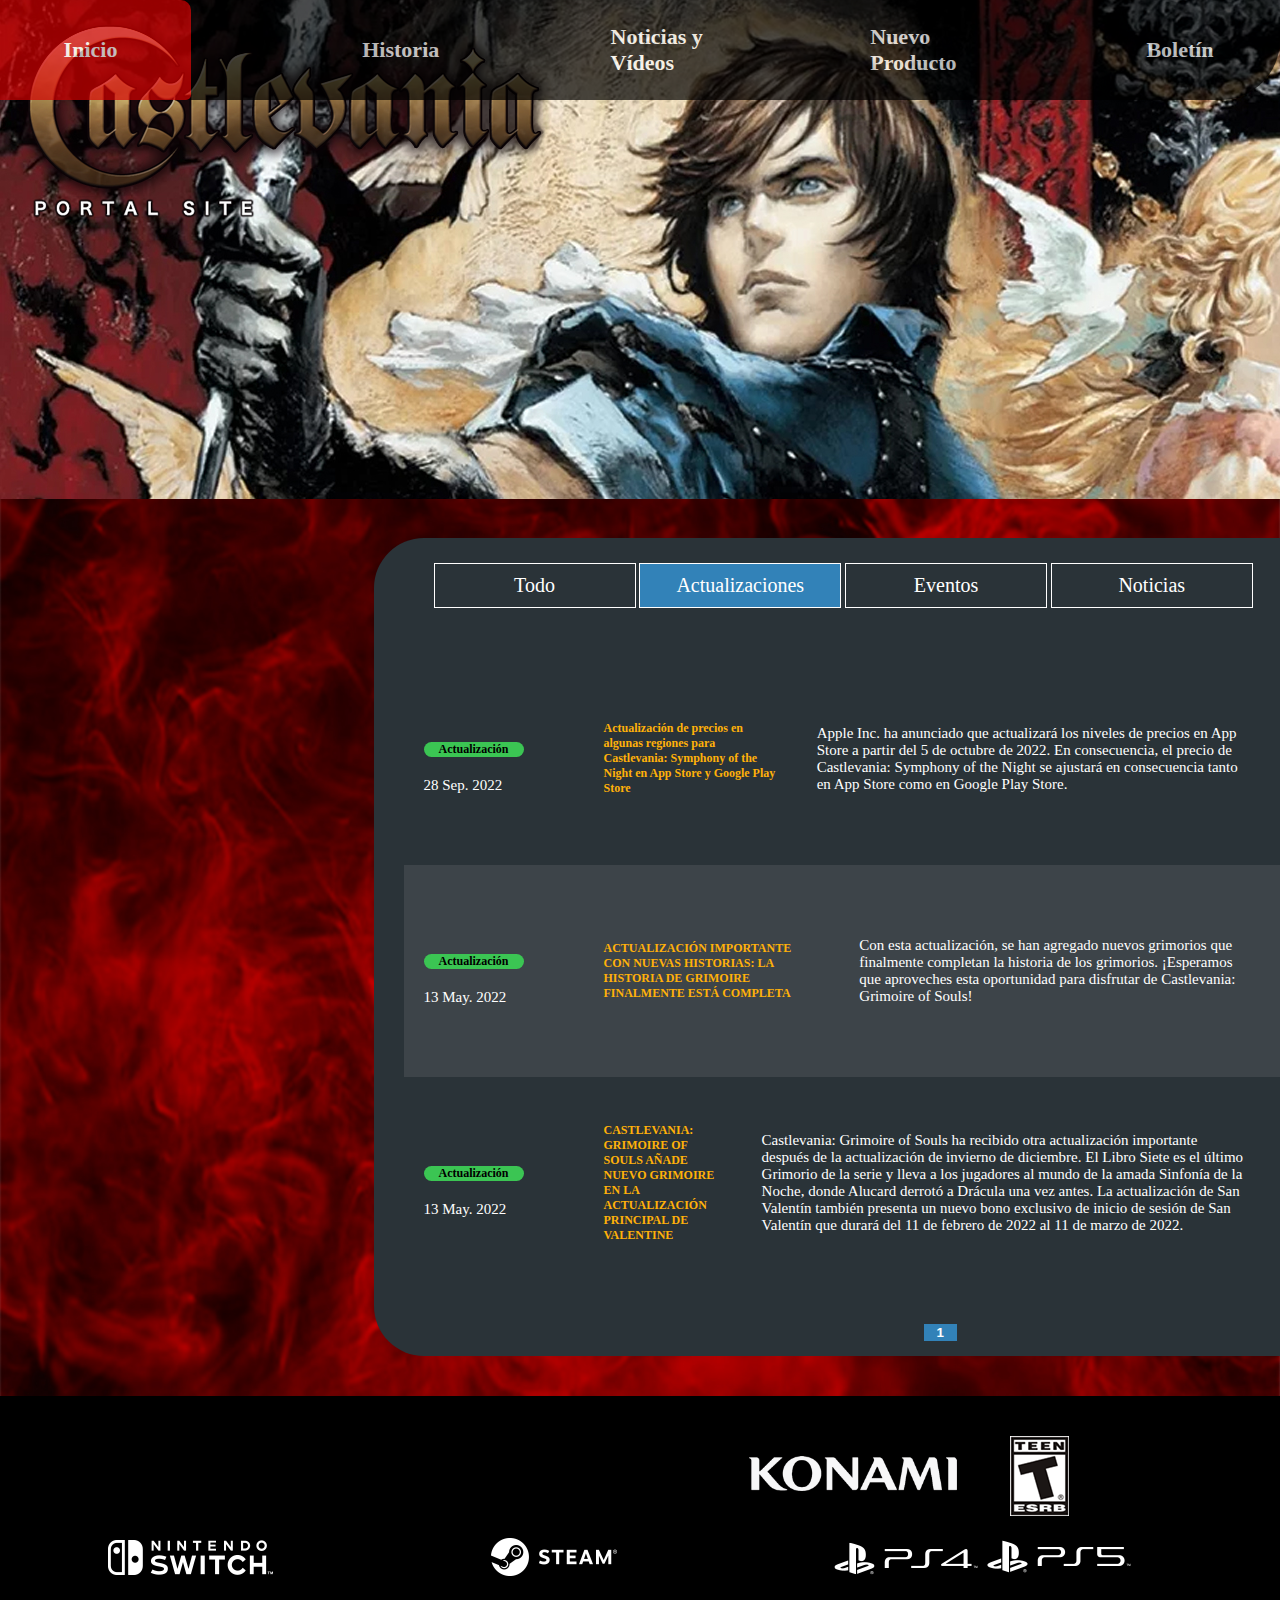
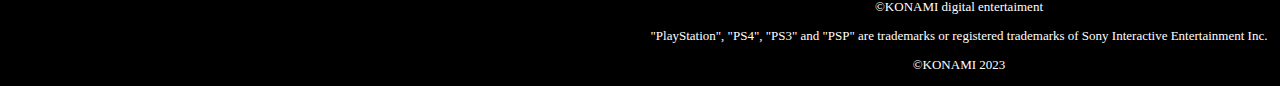
<file: Actualizaciones.html>
<!doctype html>
<html>
<head>
<meta charset="utf-8">
<title>KONAMI: Castlevania Website- Noticias y Videos</title>
<link href="css/Style_Noticias.css" rel="stylesheet" type="text/css">
</head>

<body>
<header> 	
  <section class="home_historia"> 
	  <nav>
		  <a href="index.html"> <img src="images/logo_dracula_pc_en.png" alt="" width="550" height="210" class="LogoCastlevania"/> </a>
    <div class="BarraNavegacion">
	  	<a href="Index.html"> Inicio</a> <a href="Historia.html"> Historia</a> <a href="Noticias y Videos.html"> Noticias y Vídeos </a> <a href="Nuevo Producto.html"> Nuevo Producto </a> <a href="Boletín.html"> Boletín </a> </div>
  </nav> 
	</section>
</header>
<main>
	<section class="datatable-container">
			<div class="header-tools">
			<thead>
			<section>
			<a href="Noticias y Videos.html"><div class="Detalles">Todo</div></a>
			<div class="active">Actualizaciones</div>
			<a href="Eventos.html"><div class="Detalles">Eventos</div></a>
			<a href="Noticias.html"><div class="Detalles">Noticias</div></a>
			</section>
			</thead>
				</div>
	  <table class="datatable">
			<tbody>
				<tr>
				  <td class="Primer-td"><span class="Actualización">Actualización</span>28 Sep. 2022</td>
				  <td class="Primer-td Prueba info-tabla">Actualización de precios en algunas regiones para Castlevania: Symphony of the Night en App Store y Google Play Store</td>
					<td class="Primer-td">Apple Inc. ha anunciado que actualizará los niveles de precios en App Store a partir del 5 de octubre de 2022. En consecuencia, el precio de Castlevania: Symphony of the Night se ajustará en consecuencia tanto en App Store como en Google Play Store.</td>
				  <td class="Primer-td"><img src="images/info_01_08.jpg" width="250" height="auto" alt=""/> <a href="https://www.konami.com/games/castlevania/eu/en/page/history_2020_son#history-detail-top" target="_blank" class="Detalles"><p>Para más detalles &gt;</p></a></td>
				</tr>
				<tr>
				  <td class="Primer-td"><span class="Actualización">Actualización</span>13 May. 2022</td>
					<td class="Primer-td Prueba info-tabla">ACTUALIZACIÓN IMPORTANTE CON NUEVAS HISTORIAS: LA HISTORIA DE GRIMOIRE FINALMENTE ESTÁ COMPLETA</td>
					<td class="Primer-td">Con esta actualización, se han agregado nuevos grimorios que finalmente completan la historia de los grimorios. ¡Esperamos que aproveches esta oportunidad para disfrutar de Castlevania: Grimoire of Souls!</td>
				  <td class="Primer-td"><img src="images/info_02_03_06_07_10.jpg" width="250" height="auto" alt=""/><a href="https://www.konami.com/games/castlevania/gos/global/en/" target="_blank" class="Detalles"><p>Para más detalles &gt;</p></a></td>
			  </tr>
				<tr>
				  <td class="Primer-td"><span class="Actualización">Actualización</span>13 May. 2022</td>
					<td class="Primer-td Prueba info-tabla">CASTLEVANIA: GRIMOIRE OF SOULS AÑADE NUEVO GRIMOIRE EN LA ACTUALIZACIÓN PRINCIPAL DE VALENTINE</td>
					<td class="Primer-td">Castlevania: Grimoire of Souls ha recibido otra actualización importante después de la actualización de invierno de diciembre. El Libro Siete es el último Grimorio de la serie y lleva a los jugadores al mundo de la amada Sinfonía de la Noche, donde Alucard derrotó a Drácula una vez antes. La actualización de San Valentín también presenta un nuevo bono exclusivo de inicio de sesión de San Valentín que durará del 11 de febrero de 2022 al 11 de marzo de 2022.</td>
				  <td class="Primer-td"><img src="images/info_02_03_06_07_10.jpg" width="250" height="auto" alt=""/><a href="https://www.konami.com/games/castlevania/gos/global/en/" target="_blank" class="Detalles"><p>Para más detalles &gt;</p></a></td>
			  </tr>
			</tbody>
		</table>
		<div class="footer-tools">
			<div class="PáginaTabla">
				<ul>
					<li class="active"> <a href="Actualizaciones.html"><button>1</button></a></li>
				</ul>
			</div>	
		</div>
		
	</section>
</main>
<footer><section>
		<div class="footerkonami"><img src="images/Konami_Logo.png" alt="" width="211" height="35" class="footerkonami logoKonami"/> <img src="images/T(m).png" alt="" width="59" height="80" class="footerkonami teen"/></div>
    <div class="consolas"> <img src="images/logo_switch.png" alt="" width="189" height="55"/> <img src="images/logo_steam.png" alt="" width="151" height="55"/> <img src="images/logo_ps.png" width="321" height="55" alt=""/> <img src="images/logo_xbox.png" width="484" height="55" alt=""/></div>
	<p>©KONAMI digital entertaiment</p>
    <p>"PlayStation", "PS4", "PS3" and "PSP" are trademarks or registered trademarks of Sony Interactive Entertainment Inc.</p>
	<p>©KONAMI 2023</p>
  </section></footer>
</body>
</html>
</file>
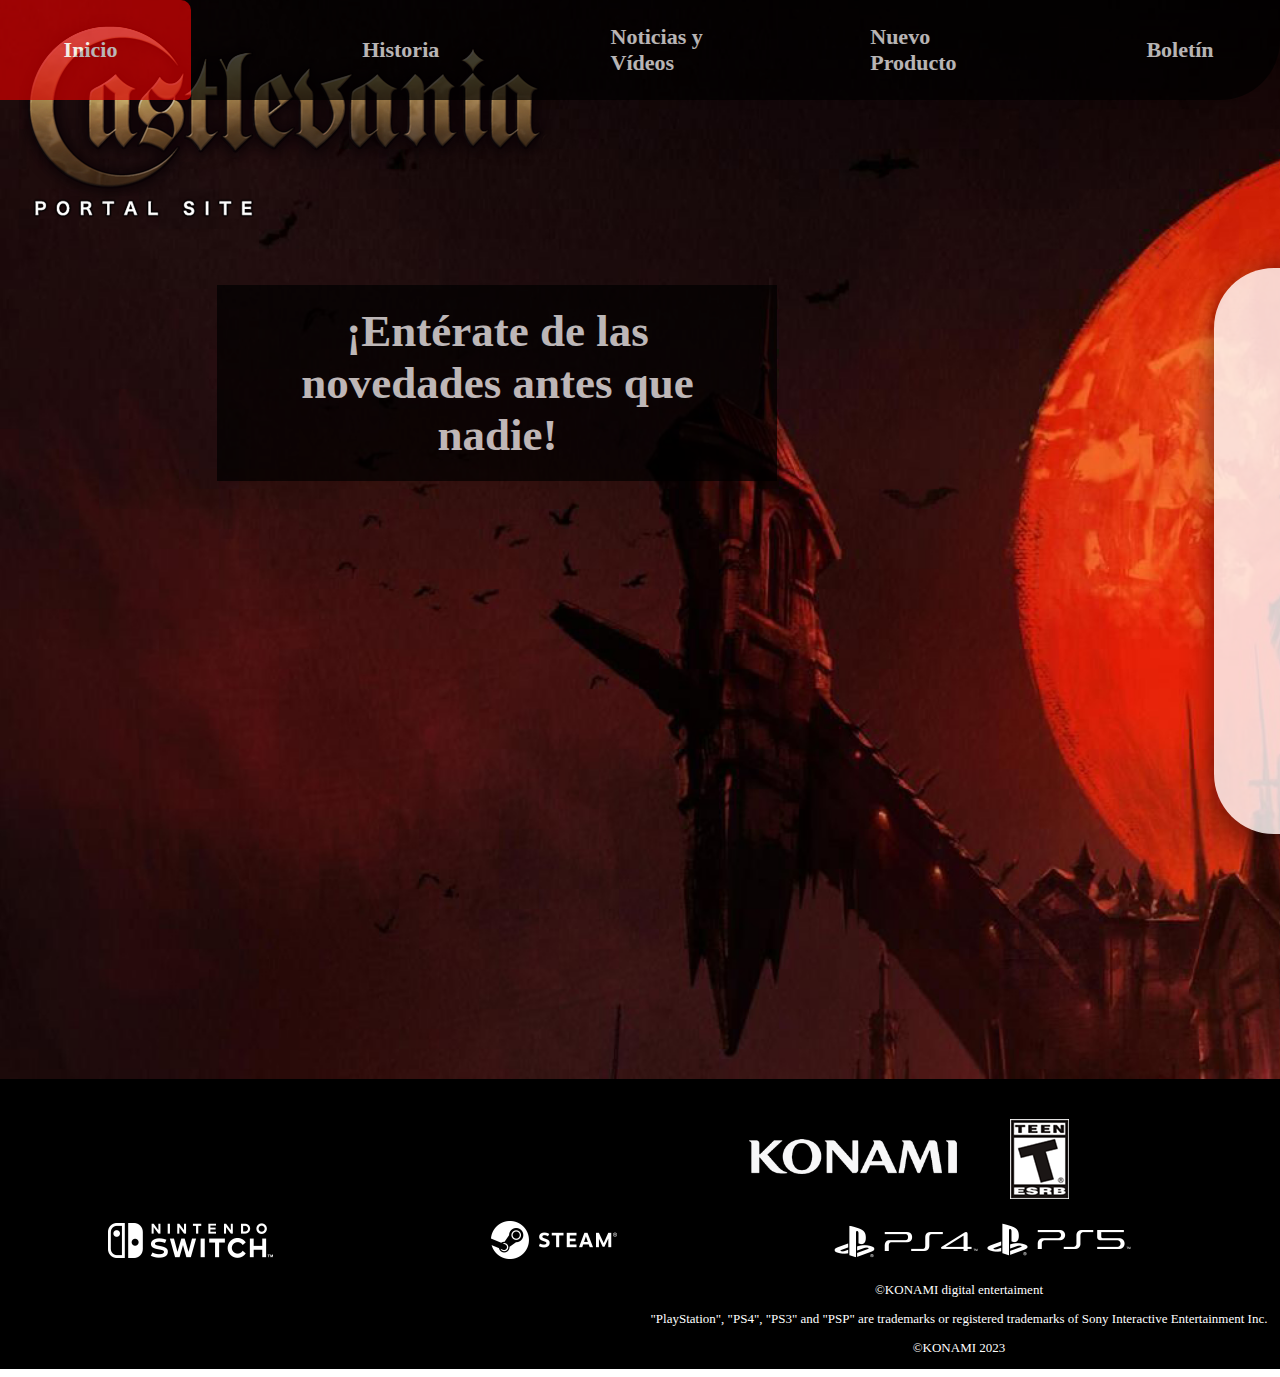
<file: Boletín.html>
<!doctype html>
<html>
<head>
<meta charset="utf-8">
<title>KONAMI: Castlevania Website- Boletín</title>
	<link href="css/Style_Boletín.css" rel="stylesheet" type="text/css">
</head>

<body>
	<header class="fondo-formulario"> 
		<nav>
			<a href="index.html"> <img src="images/logo_dracula_pc_en.png" alt="" width="550" height="210" class="LogoCastlevania"/> </a>
    <div class="BarraNavegacion">
	  	<a href="Index.html"> Inicio</a> <a href="Historia.html"> Historia</a> <a href="Noticias y Videos.html"> Noticias y Vídeos </a> <a href="Nuevo Producto.html"> Nuevo Producto </a> <a href="Boletín.html"> Boletín </a> </div>
  </nav> 
		
		<section class="flex_container">
			<div><p class="banner"> ¡Entérate de las novedades antes que nadie!</p></div>
		<section class="SecciónFormulario">
			<div>
				<h3>Formulario de Registro</h3>
				<input class="controls" type="text" name="nombres" id="nombres" placeholder="Ingrese su Nombre">
				<input class="controls" type="email" name="correo" id="correo" placeholder="Ingrese su correo">
				<input class="controls" type="date">
				<p>Estoy de acuerdo con <a href="#"> <b>Términos y condiciones</b></a> <input type="checkbox"></p>
				<a href="Confirmación.html"><button class="BotonMostrarMas">Enviar</button></a>
			</div>
		</section>
		</section>
	</header>
      <footer><section>
		<div class="footerkonami"><img src="images/Konami_Logo.png" alt="" width="211" height="35" class="footerkonami logoKonami"/> <img src="images/T(m).png" alt="" width="59" height="80" class="footerkonami teen"/></div>
    <div class="consolas"> <img src="images/logo_switch.png" alt="" width="189" height="55"/> <img src="images/logo_steam.png" alt="" width="151" height="55"/> <img src="images/logo_ps.png" width="321" height="55" alt=""/> <img src="images/logo_xbox.png" width="484" height="55" alt=""/></div>
	<p>©KONAMI digital entertaiment</p>
    <p>"PlayStation", "PS4", "PS3" and "PSP" are trademarks or registered trademarks of Sony Interactive Entertainment Inc.</p>
	<p>©KONAMI 2023</p>
  </section></footer>
    
 

</body>
</html>
</file>
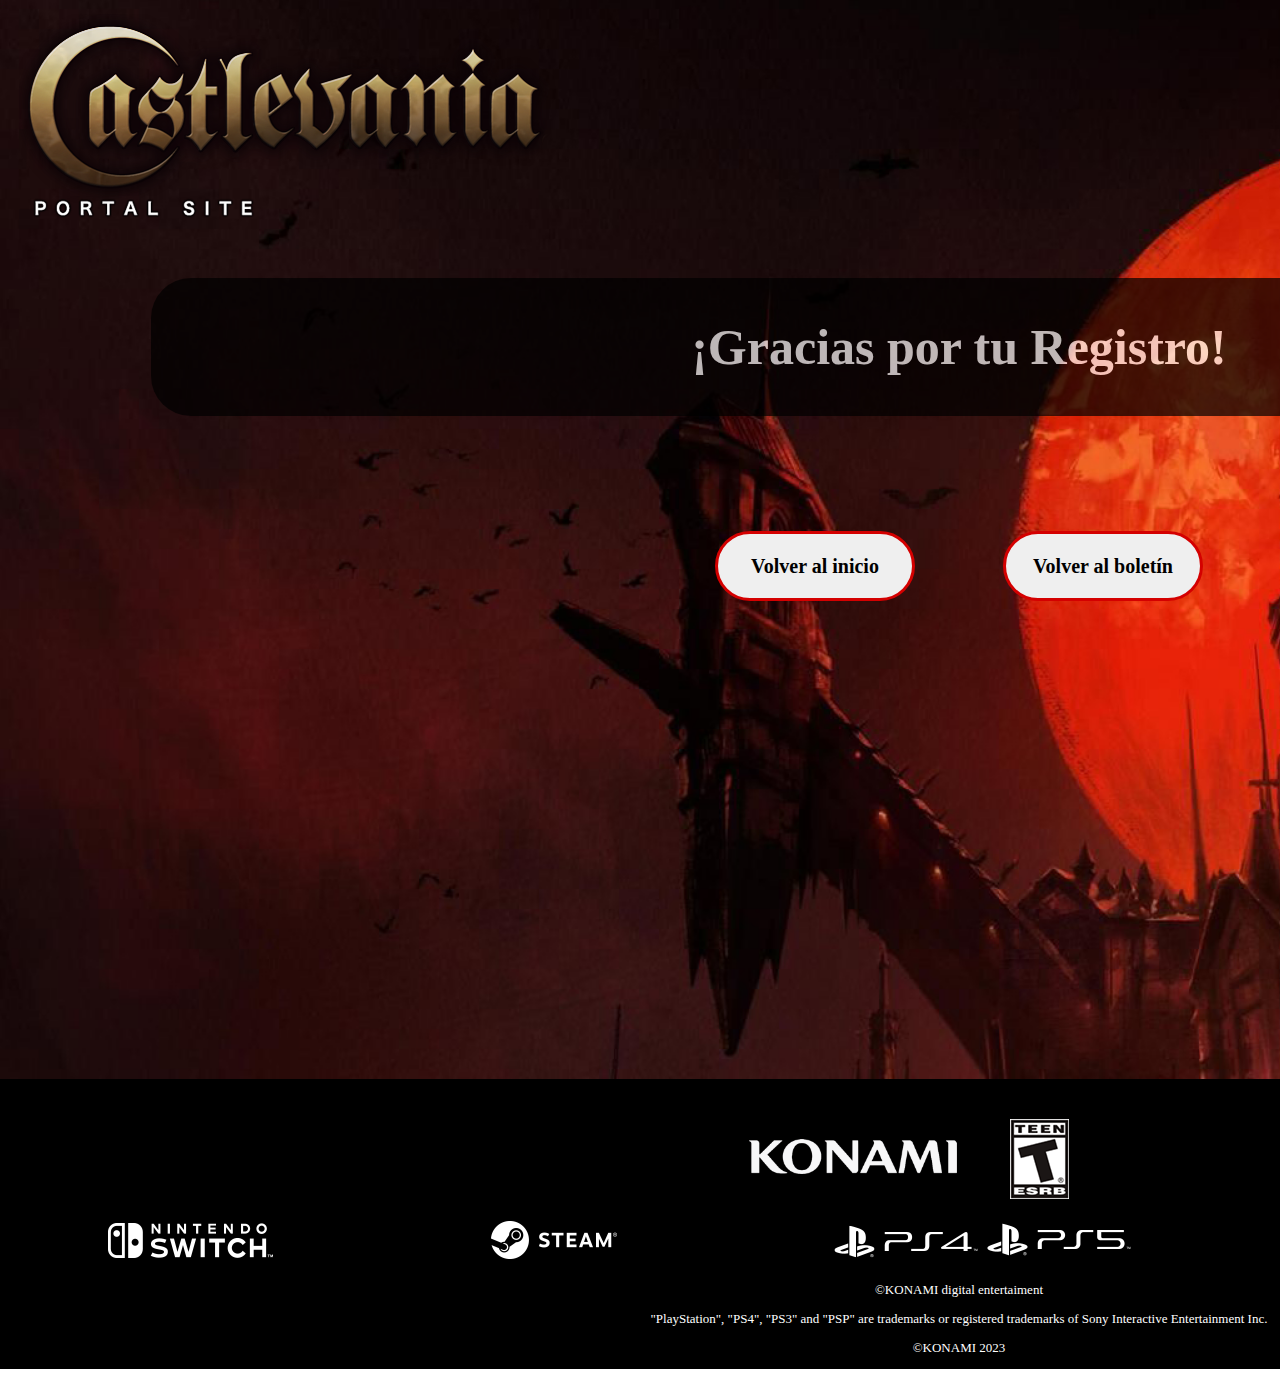
<file: Confirmación.html>
<!doctype html>
<html>
<head>
<meta charset="utf-8">
<title>KONAMI: Castlevania Website- Confirmación</title> 
	<link href="css/Style_Boletín.css" rel="stylesheet" type="text/css">
</head>

<body>
	<header class="fondo-formulario"> 
		<nav>
			<a href="index.html"> <img src="images/logo_dracula_pc_en.png" alt="" width="550" height="210" class="LogoCastlevania"/> </a>
  </nav> 
		<p class="Gratula"> ¡Gracias por tu Registro!</p>
		<div class="flex_container boton_confirmación">
			<a href="index.html"><button class="BotonMostrarMas">Volver al inicio</button></a>
			<a href="Boletín.html"><button class="BotonMostrarMas">Volver al boletín</button></a>
		</div>
		
			
	</header>
      <footer><section>
		<div class="footerkonami"><img src="images/Konami_Logo.png" alt="" width="211" height="35" class="footerkonami logoKonami"/> <img src="images/T(m).png" alt="" width="59" height="80" class="footerkonami teen"/></div>
    <div class="consolas"> <img src="images/logo_switch.png" alt="" width="189" height="55"/> <img src="images/logo_steam.png" alt="" width="151" height="55"/> <img src="images/logo_ps.png" width="321" height="55" alt=""/> <img src="images/logo_xbox.png" width="484" height="55" alt=""/></div>
	<p>©KONAMI digital entertaiment</p>
    <p>"PlayStation", "PS4", "PS3" and "PSP" are trademarks or registered trademarks of Sony Interactive Entertainment Inc.</p>
	<p>©KONAMI 2023</p>
  </section></footer>
    
 

</body>
</html>
</file>
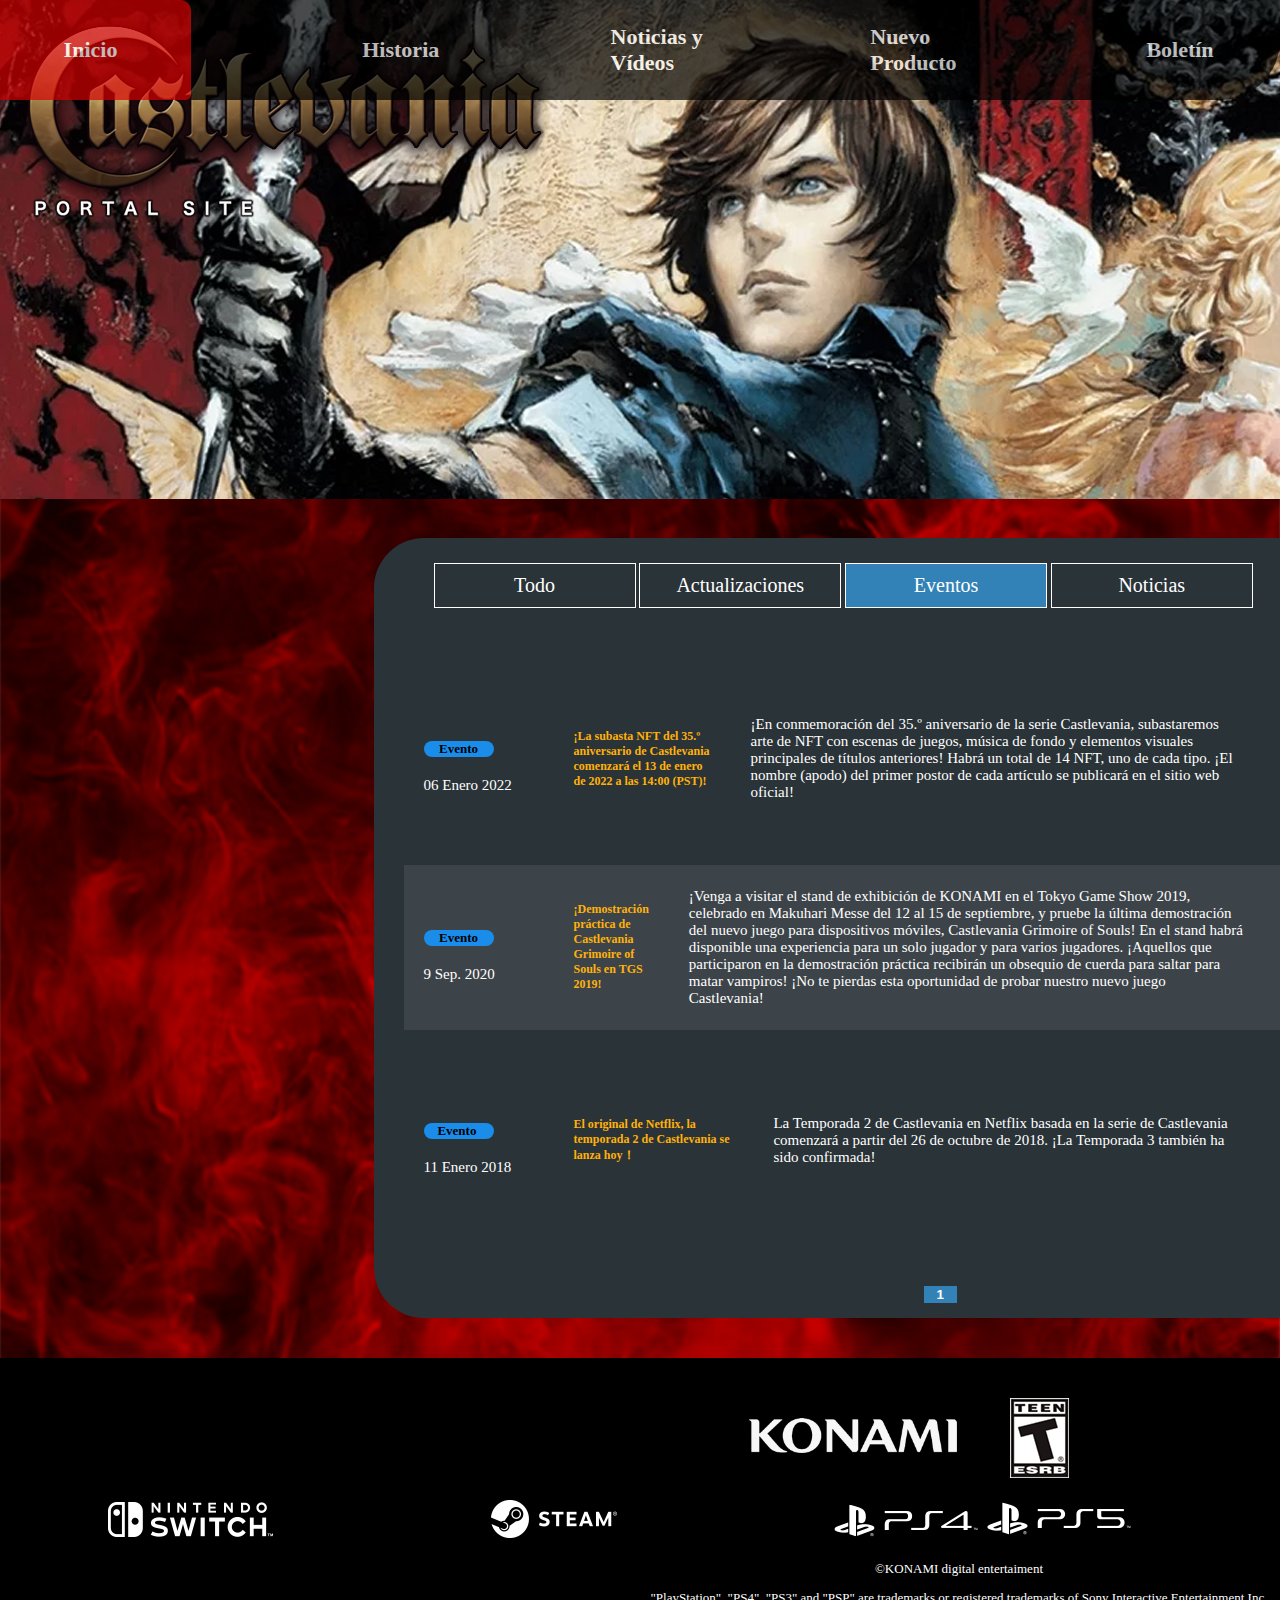
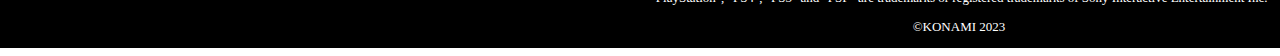
<file: Eventos.html>
<!doctype html>
<html>
<head>
<meta charset="utf-8">
<title>KONAMI: Castlevania Website- Noticias y Videos</title>
<link href="css/Style_Noticias.css" rel="stylesheet" type="text/css">
</head>

<body>
<header> 	
  <section class="home_historia"> 
	  <nav>
		  <a href="index.html"> <img src="images/logo_dracula_pc_en.png" alt="" width="550" height="210" class="LogoCastlevania"/> </a>
    <div class="BarraNavegacion">
	  	<a href="index.html"> Inicio</a> <a href="Historia.html"> Historia</a> <a href="Noticias y Videos.html"> Noticias y Vídeos </a> <a href="Nuevo Producto.html"> Nuevo Producto </a> <a href="Boletín.html"> Boletín </a> </div>
  </nav> 
	</section>
</header>
<main>
	<section class="datatable-container">
			<div class="header-tools">
			<thead>
			<section>
			<a href="Noticias y Videos.html"><div class="Detalles">Todo</div></a>
			<a href="Actualizaciones.html" class="Detalles"><div>Actualizaciones</div></a>
			<div class="active">Eventos</div>
			<a href="Noticias.html"><div class="Detalles">Noticias</div></a>
			</section>
			</thead>
				</div>
	  <table class="datatable">
			<tbody>
				<tr>
				  <td class="Primer-td"><span class="Evento">Evento</span>06 Enero 2022</td>
					<td class="Primer-td info-tabla Prueba">¡La subasta NFT del 35.º aniversario de Castlevania comenzará el 13 de enero de 2022 a las 14:00 (PST)!</td>
					<td class="Primer-td">¡En conmemoración del 35.º aniversario de la serie Castlevania, subastaremos arte de NFT con escenas de juegos, música de fondo y elementos visuales principales de títulos anteriores! Habrá un total de 14 NFT, uno de cada tipo. ¡El nombre (apodo) del primer postor de cada artículo se publicará en el sitio web oficial!</td>
				  <td class="Primer-td"><img src="images/info_04.png" width="250" height="auto" alt=""/><a href="https://www.konami.com/games/memorial-nft/en/" target="_blank" class="Detalles"><p>Para más detalles &gt;</p></a></td>
			  </tr>
				<tr>
				  <td class="Primer-td"><span class="Evento">Evento</span>9 Sep. 2020</td> 
				  <td class="Primer-td Prueba info-tabla">¡Demostración práctica de Castlevania Grimoire of Souls en TGS 2019!</td>
					<td class="Primer-td">¡Venga a visitar el stand de exhibición de KONAMI en el Tokyo Game Show 2019, celebrado en Makuhari Messe del 12 al 15 de septiembre, y pruebe la última demostración del nuevo juego para dispositivos móviles, Castlevania Grimoire of Souls! En el stand habrá disponible una experiencia para un solo jugador y para varios jugadores. ¡Aquellos que participaron en la demostración práctica recibirán un obsequio de cuerda para saltar para matar vampiros! ¡No te pierdas esta oportunidad de probar nuestro nuevo juego Castlevania!</td>
				  <td class="Primer-td"><img src="images/info_10.jpg" width="250" height="auto" alt=""/></td>
			  </tr>
			<tr>
				  <td class="Primer-td"><span class="Evento">Evento&nbsp;</span>11 Enero 2018&nbsp;&nbsp;</td> 
				  <td class="Primer-td Prueba info-tabla">El original de Netflix, la temporada 2 de Castlevania se lanza hoy！</td>
					<td class="Primer-td">La Temporada 2 de Castlevania en Netflix basada en la serie de Castlevania comenzará a partir del 26 de octubre de 2018. ¡La Temporada 3 también ha sido confirmada!</td>
				  <td class="Primer-td"><iframe width="250" height="auto" src="https://www.youtube.com/embed/RvklXMXjsrI" title="YouTube video player" frameborder="0" allow="accelerometer; autoplay; clipboard-write; encrypted-media; gyroscope; picture-in-picture; web-share" allowfullscreen></iframe><a href="https://www.netflix.com/mx/title/80095241" target="_blank" class="Detalles"><p>Ir a la web oficial de Netflix &gt;</p></a></td>
			  </tr>	
				
			</tbody>
		</table>
		<div class="footer-tools">
			<div class="PáginaTabla">
				<ul>
					<li class="active"> <a href="Eventos.html"><button>1</button></a></li>
				</ul>
			</div>	
		</div>
		
	</section>
</main>
<footer><section>
		<div class="footerkonami"><img src="images/Konami_Logo.png" alt="" width="211" height="35" class="footerkonami logoKonami"/> <img src="images/T(m).png" alt="" width="59" height="80" class="footerkonami teen"/></div>
    <div class="consolas"> <img src="images/logo_switch.png" alt="" width="189" height="55"/> <img src="images/logo_steam.png" alt="" width="151" height="55"/> <img src="images/logo_ps.png" width="321" height="55" alt=""/> <img src="images/logo_xbox.png" width="484" height="55" alt=""/></div>
	<p>©KONAMI digital entertaiment</p>
    <p>"PlayStation", "PS4", "PS3" and "PSP" are trademarks or registered trademarks of Sony Interactive Entertainment Inc.</p>
	<p>©KONAMI 2023</p>
  </section></footer>
</body>
</html>
</file>
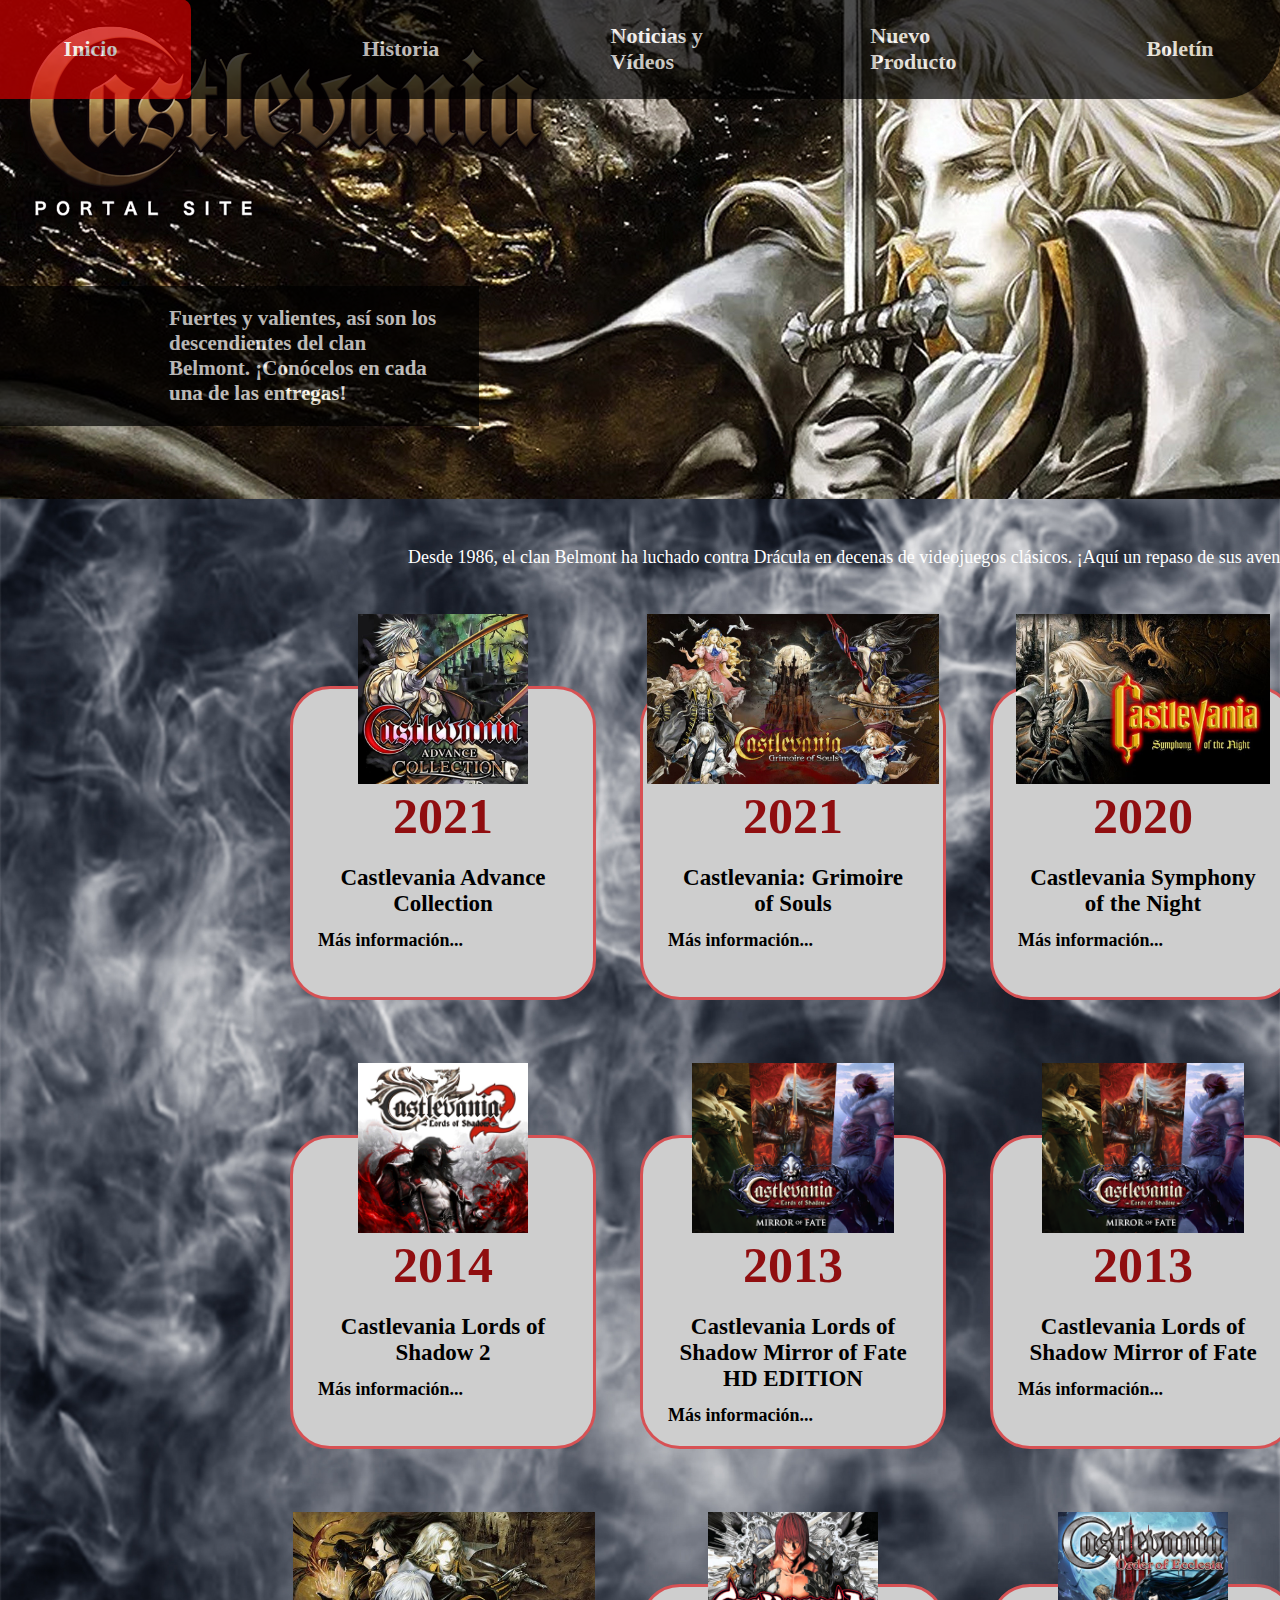
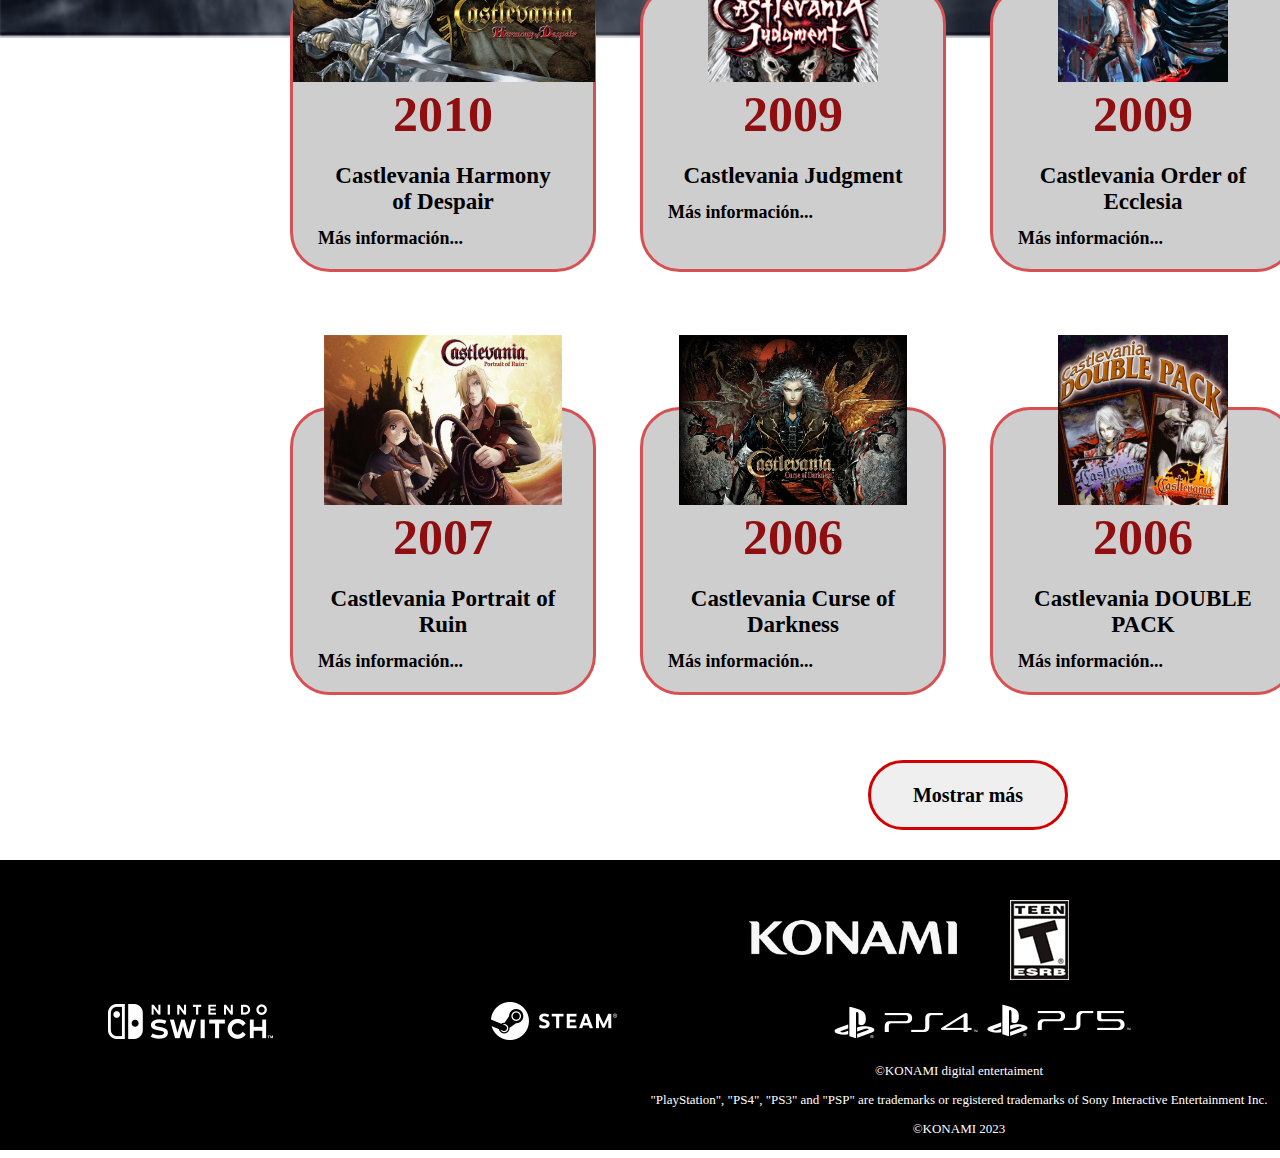
<file: Historia.html>
<!doctype html>
<html>
<head>
<meta charset="utf-8">
<title>KONAMI: Castlevania Website -Historia</title>
<link href="css/Style_Secundario.css" rel="stylesheet" type="text/css">
</head>

<body>
<header>	
  <section class="home_historia"> 
	  <nav>
		  <a href="index.html"> <img src="images/logo_dracula_pc_en.png" alt="" width="550" height="210" class="LogoCastlevania"/> </a>
    <div class="BarraNavegacion">
	  	<a href="index.html"> Inicio</a> <a href="Historia.html"> Historia</a> <a href="Noticias y Videos.html"> Noticias y Vídeos </a> <a href="Nuevo Producto.html"> Nuevo Producto </a> <a href="Boletín.html"> Boletín </a> </div>
  </nav> 
	<p> Fuertes y valientes, así son los descendientes del clan Belmont. ¡Conócelos en cada una de las entregas!</p></section>
</header>
<main>
  <section> 
	  
	 	<p class="sectionhistory ParrafosInformación">
	  Desde 1986, el clan Belmont ha luchado contra Drácula en decenas de videojuegos clásicos. ¡Aquí un repaso de sus aventuras!</p>
	  
	 <div>
		<img src="images/LíneaTiempo_AdvanceCollection.jpg" alt="0" class="imagenLineaT">
	  <h2>2021</h2>
	  	<p class="ParrafosInformación TítulosJuegos">Castlevania Advance Collection</p>
		  <a class="MasInfo" href="Nuevo Producto.html" target="_blank">Más información...</a>
	 </div>
	  
	 <div>
		<img src="images/Grimoire.jpg" alt="0" class="imagenLineaT">
	  <h2>2021</h2>
	 	 <p class="ParrafosInformación TítulosJuegos">Castlevania: Grimoire of Souls</p>
		  <a class="MasInfo" href="https://www.konami.com/games/castlevania/gos/global/en/" target="_blank">Más información...</a>
	 </div>
	  
	 <div>
		<img src="images/Castlevania_SymphonyOfTheNight.jpg" alt="0" class="imagenLineaT">
	  <h2>2020</h2>
	  	<p class="ParrafosInformación TítulosJuegos">Castlevania Symphony of the Night</p>
		  <a class="MasInfo" href="https://www.konami.com/games/castlevania/eu/en/page/history_2020_son#history-detail-top" target="_blank">Más información...</a>
	 </div>
	  
	 <div>
		<img src="images/Castlevaniaa_Symphony.jpg" alt="0" class="imagenLineaT">
	  <h2>2018</h2>
	  	<p class="ParrafosInformación TítulosJuegos">Castlevania Requiem. Symphony of the Night & Rondo of Blood</p>
		  <a class="MasInfo" href="https://www.konami.com/games/castlevania/eu/en/page/history_2018_x_son_rob#history-detail-top" target="_blank">Más información...</a>
	 </div>
	  
	 <div>
		<img src="images/Castlevania_LordsShadow2.jpg" alt="0" class="imagenLineaT">
	  <h2>2014</h2>
	  	<p class="ParrafosInformación TítulosJuegos">Castlevania Lords of Shadow 2</p>
		  <a class="MasInfo" href="https://www.konami.com/games/castlevania/eu/en/page/history_2014_los2#history-detail-top" target="_blank">Más información...</a>
	</div>
	  
	<div>
		<img src="images/TM_3DS_CastlevaniaLordOfShadowMirrorOfFate.png" alt="0" class="imagenLineaT">
	  <h2>2013</h2>
	  	<p class="ParrafosInformación TítulosJuegos">Castlevania Lords of Shadow Mirror of Fate HD EDITION</p>
		  <a class="MasInfo" href="https://www.konami.com/games/castlevania/eu/en/page/history_2013_los_sadame_hd#history-detail-top" target="_blank">Más información...</a>
	</div>
	  
	<div>
		<img src="images/TM_3DS_CastlevaniaLordOfShadowMirrorOfFate.png" alt="0" class="imagenLineaT">
	  <h2>2013</h2>
	  	<p class="ParrafosInformación TítulosJuegos">Castlevania Lords of Shadow Mirror of Fate</p>
		  <a class="MasInfo" href="https://www.konami.com/games/castlevania/eu/en/page/history_2013_los_sadame_3ds#history-detail-top" target="_blank">Más información...</a>
	</div>
	  
	<div>
		<img src="images/Castelvania_LordsShadow.jpg" alt="0" class="imagenLineaT">
	  <h2>2010</h2>
	  	<p class="ParrafosInformación TítulosJuegos">Castlevania Lords of Shadow</p>
		  <a class="MasInfo" href="https://www.konami.com/games/castlevania/eu/en/page/history_2010_los#history-detail-top" target="_blank">Más información...</a>
	</div>
	  
	<div>
		<img src="images/Castlevania_HarmonyofDespair.jpg" alt="0" class="imagenLineaT">
	  <h2>2010</h2>
	  	<p class="ParrafosInformación TítulosJuegos">Castlevania Harmony of Despair</p>
		  <a class="MasInfo" href="https://www.konami.com/games/castlevania/eu/en/page/history_2010_hod#history-detail-top" target="_blank">Más información...</a>
	</div>
	  
	<div>
		<img src="images/Castlevania_Judment.jpg" alt="0" class="imagenLineaT">
	  <h2>2009</h2>
	 	 <p class="ParrafosInformación TítulosJuegos">Castlevania Judgment</p>
			<a class="MasInfo" href="https://www.konami.com/games/castlevania/eu/en/page/history_2009_wii#history-detail-top" target="_blank">Más información...</a>
	</div>
	  
	<div>
		<img src="images/Castlevania_OrderOfEccesia.jpg" alt="0" class="imagenLineaT">
	  <h2>2009</h2>
	  	<p class="ParrafosInformación TítulosJuegos">Castlevania Order of Ecclesia</p>
		  <a class="MasInfo" href="https://www.konami.com/games/castlevania/eu/en/page/history_2008_nds#history-detail-top" target="_blank">Más información...</a>
	</div>
	  
	<div>
		<img src="images/Castlevania_XChonicles.jpg" alt="0" class="imagenLineaT">
	  <h2>2008</h2>
	  	<p class="ParrafosInformación TítulosJuegos">Castlevania The Dracula X Chronicles</p>
		  <a class="MasInfo" href="https://www.konami.com/games/castlevania/eu/en/page/history_2007_psp#history-detail-top" target="_blank">Más información...</a>
	</div>
	  
	<div>
		<img src="images/Castlevania_PortaitRuin.jpg" alt="0" class="imagenLineaT">
	  <h2>2007</h2>
	  	<p class="ParrafosInformación TítulosJuegos">Castlevania Portrait of Ruin</p>
		  <a class="MasInfo" href="https://www.konami.com/games/castlevania/eu/en/page/history_2006_nds#history-detail-top" target="_blank">Más información...</a>
	</div>
	  
	<div>
		<img src="images/Castlevanania_CurseDarkness.jpg" alt="0" class="imagenLineaT">
	  <h2>2006</h2>
	  	<p class="ParrafosInformación TítulosJuegos">Castlevania Curse of Darkness</p>
		  <a class="MasInfo" href="https://www.konami.com/games/castlevania/eu/en/page/history_2005_ps2#history-detail-top" target="_blank">Más información...</a>
	</div>
	  
	<div>
		<img src="images/Castelvania_DoublePack.jpg" alt="0" class="imagenLineaT">
	  <h2>2006</h2>
	  	<p class="ParrafosInformación TítulosJuegos">Castlevania DOUBLE PACK</p>
		  <a class="MasInfo" href="https://www.konami.com/games/castlevania/eu/en/page/history_2006_cdp#history-detail-top" target="_blank">Más información...</a>
	</div>
	  
		<div>
		<img src="images/Castlevania_DownSorrow.jpg" alt="0" class="imagenLineaT">
	  <h2>2005</h2>
	  	<p class="ParrafosInformación TítulosJuegos">Castlevania Down of Sorrow</p>
		  <a class="MasInfo" href="https://www.konami.com/games/castlevania/eu/en/page/history_2005_nds#history-detail-top" target="_blank">Más información...</a>
	</div>
	  
<section class="hide" id="hideText">
	<div>
		<img src="images/Castlevania_LamentofInnocence.jpg" alt="0" class="imagenLineaT">
	  <h2>2003</h2>
	  	<p class="ParrafosInformación TítulosJuegos">Castlevania</p>
		  <a class="MasInfo" href="https://www.konami.com/games/castlevania/eu/en/page/history_2003_ps2#history-detail-top" target="_blank">Más información...</a>
	</div>
	  
	<div>
		<img src="images/Castlevania_AriaSorrow.jpg" alt="0" class="imagenLineaT">
	  <h2>2003</h2>
	   <p class="ParrafosInformación TítulosJuegos">Castlevania Aria of Sorrow</p>
		 <a class="MasInfo" href="https://www.konami.com/games/castlevania/eu/en/page/history_2003_gba#history-detail-top" target="_blank">Más información...</a>
	</div>
	  
	  <div>
		<img src="images/Castlevania_HarmonyDissonance.jpg" alt="0" class="imagenLineaT">
	  <h2>2002</h2>
	  	<p class="ParrafosInformación TítulosJuegos">Castlevania Harmony of Dissonance</p>
		  <a class="MasInfo" href="https://www.konami.com/games/castlevania/eu/en/page/history_2002_gba#history-detail-top" target="_blank">Más información...</a>
	</div>
	  
	  <div>
		<img src="images/Castlevania_Chronicles.jpg" alt="0" class="imagenLineaT">
	  <h2>2001</h2>
	  	<p class="ParrafosInformación TítulosJuegos">Castlevania Chronicles</p>
		  <a class="MasInfo" href="https://www.konami.com/games/castlevania/eu/en/page/history_2001_ps#history-detail-top" target="_blank">Más información...</a>
	</div>
	  
	  <div>
		<img src="images/LíneaTiempo_AdvanceCollection.jpg" alt="0" class="imagenLineaT">
	  <h2>2001</h2>
	 	 <p class="ParrafosInformación TítulosJuegos">Castlevania</p>
		 	 <a class="MasInfo" href="https://www.konami.com/games/castlevania/eu/en/page/history_2001_gba#history-detail-top" target="_blank">Más información...</a>
	  </div>
	  
	  <div>
		<img src="images/Castlevania_LegacyDarkness.jpg" alt="0" class="imagenLineaT">
	  <h2>2000</h2>
	  	<p class="ParrafosInformación TítulosJuegos">Castlevania Legacy of Darkness</p>
		  <a class="MasInfo" href="https://www.konami.com/games/castlevania/eu/en/page/history_1999_n64_gaiden#history-detail-top" target="_blank">Más información...</a>
	</div>
	  
	  <div>
		<img src="images/Castlevania_1999.jpg" alt="0" class="imagenLineaT">
	  <h2>1999</h2>
	  	<p class="ParrafosInformación TítulosJuegos">Castlevania</p>
		  <a class="MasInfo" href="https://www.konami.com/games/castlevania/eu/en/page/history_1999_n64#history-detail-top" target="_blank">Más información...</a>
	</div>
	  
	  <div>
		<img src="images/Castlevania_Legends.jpg" alt="0" class="imagenLineaT">
	  <h2>1998</h2>
	  	<p class="ParrafosInformación TítulosJuegos">Castlevania Legends</p>
		  <a class="MasInfo" href="https://www.konami.com/games/castlevania/eu/en/page/history_1997_gb#history-detail-top" target="_blank">Más información...</a>
	</div>
	  
	<div>
		<img src="images/Castlevania_Simphony.jpg" alt="0" class="imagenLineaT">
	  <h2>1997</h2>
	  	<p class="ParrafosInformación TítulosJuegos">Castlevania Symphony of the Night</p>
		  <a class="MasInfo" href="https://www.konami.com/games/castlevania/eu/en/page/history_1997_ps#history-detail-top" target="_blank">Más información...</a>
	</div>
	  
	<div>
		<img src="images/Castlevania_Kiss.jpg" alt="0" class="imagenLineaT">
	  <h2>1996</h2>
	  	<p class="ParrafosInformación TítulosJuegos">Castlevania Vapire's Kiss</p>
		  <a class="MasInfo" href="https://www.konami.com/games/castlevania/eu/en/page/history_1995_sfc#history-detail-top" target="_blank">Más información...</a>
	</div>
	  
	<div>
		<img src="images/Castlevania_Generations.jpg" alt="0" class="imagenLineaT">
	  <h2>1994</h2>
	  	<p class="ParrafosInformación TítulosJuegos">Castlevania The New Generation</p>
		  <a class="MasInfo" href="https://www.konami.com/games/castlevania/eu/en/page/history_1994_md#history-detail-top" target="_blank">Más información...</a>
	</div>
	  
	<div>
		<img src="images/SuperCastlevaniaIV.jpg" alt="0" class="imagenLineaT">
	  <h2>1992</h2>
	  	<p class="ParrafosInformación TítulosJuegos">Super Castlevania IV</p>
		  <a class="MasInfo" href="https://www.konami.com/games/castlevania/eu/en/page/history_1991_sfc#history-detail-top" target="_blank">Más información...</a>
	</div>
	  
	<div>
		<img src="images/Dracula´sCurse.jpg" alt="0" class="imagenLineaT">
	  <h2>1992</h2>
	  	<p class="ParrafosInformación TítulosJuegos">Castlevania III Dracula's Curse</p>
		  <a class="MasInfo" href="https://www.konami.com/games/castlevania/eu/en/page/history_1989_fc#history-detail-top" target="_blank">Más información...</a>
	</div>
	  
	<div>
		<img src="images/Castlevania_Adventure.jpg" alt="0" class="imagenLineaT">
	  <h2>1991</h2>
	  	<p class="ParrafosInformación TítulosJuegos">Castlevania The adventure</p>
		  <a class="MasInfo" href="https://www.konami.com/games/castlevania/eu/en/page/history_1989_gb#history-detail-top" target="_blank">Más información...</a>
	</div>
	  
	<div>
		<img src="images/Castlevania_Simon's.jpg" alt="0" class="imagenLineaT">
	  <h2>1990</h2>
	  	<p class="ParrafosInformación TítulosJuegos">Castlevania II Simon's Quest</p>
		  <a class="MasInfo" href="https://www.konami.com/games/castlevania/eu/en/page/history_1987_fcd#history-detail-top" target="_blank">Más información...</a>
	</div>
	  
	<div>
		<img src="images/Castlevania1988.jpg" alt="0" class="imagenLineaT">
	  <h2>1988</h2>
	  	<p class="ParrafosInformación TítulosJuegos">Castlevania</p>
		  <a class="MasInfo" href="https://www.konami.com/games/castlevania/eu/en/page/history_1986_fcd#history-detail-top" target="_blank">Más información...</a>
	</div>
	  
	<div>
		<img src="images/HauntedCastle.jpg" alt="0" class="imagenLineaT">
	  <h2>1987</h2>
	  	<p class="ParrafosInformación TítulosJuegos">Haunted Castle</p>
		  <a class="MasInfo" href="https://www.konami.com/games/castlevania/eu/en/page/history_1988_ac#history-detail-top" target="_blank">Más información...</a>
	</div>
	  
	<div>
		<img src="images/Vampire_Killer.jpg" alt="0" class="imagenLineaT">
	  <h2>1986</h2>
	  	<p class="ParrafosInformación TítulosJuegos">VAMPIRE KILLER</p>
		  <a class="MasInfo" href="https://www.konami.com/games/castlevania/eu/en/page/history_1986_msx2#history-detail-top" target="_blank">Más información...</a>
	</div>
</section>
</section>	

<section>
 <button class="BotonMostrarMas" id="hideText_btn">Mostrar más</button>
</section>
</main>
<footer>
	 <section>
		<div class="footerkonami"><img src="images/Konami_Logo.png" alt="" width="211" height="35" class="footerkonami logoKonami"/> <img src="images/T(m).png" alt="" width="59" height="80" class="footerkonami teen"/></div>
    <div class="consolas"> <img src="images/logo_switch.png" alt="" width="189" height="55"/> <img src="images/logo_steam.png" alt="" width="151" height="55"/> <img src="images/logo_ps.png" width="321" height="55" alt=""/> <img src="images/logo_xbox.png" width="484" height="55" alt=""/></div>
	<p>©KONAMI digital entertaiment</p>
    <p>"PlayStation", "PS4", "PS3" and "PSP" are trademarks or registered trademarks of Sony Interactive Entertainment Inc.</p>
	<p>©KONAMI 2023</p>
  </section></footer>
	
	
	<script>
		let hideText_btn = document. getElementById ('hideText_btn');
		let hideText=  document. getElementById ('hideText');
		hideText_btn. addEventListener('click', toggleText);
		function toggleText(){
			hideText. classList. toggle('show');
			
			if (hideText.classList.contains ('show')){
			hideText_btn.innerHTML='Mostrar menos';
			}
		else{
			hideText_btn. innerHTML= 'Mostrar más';}
		} 
	</script>
	
</body>
</html>
</file>
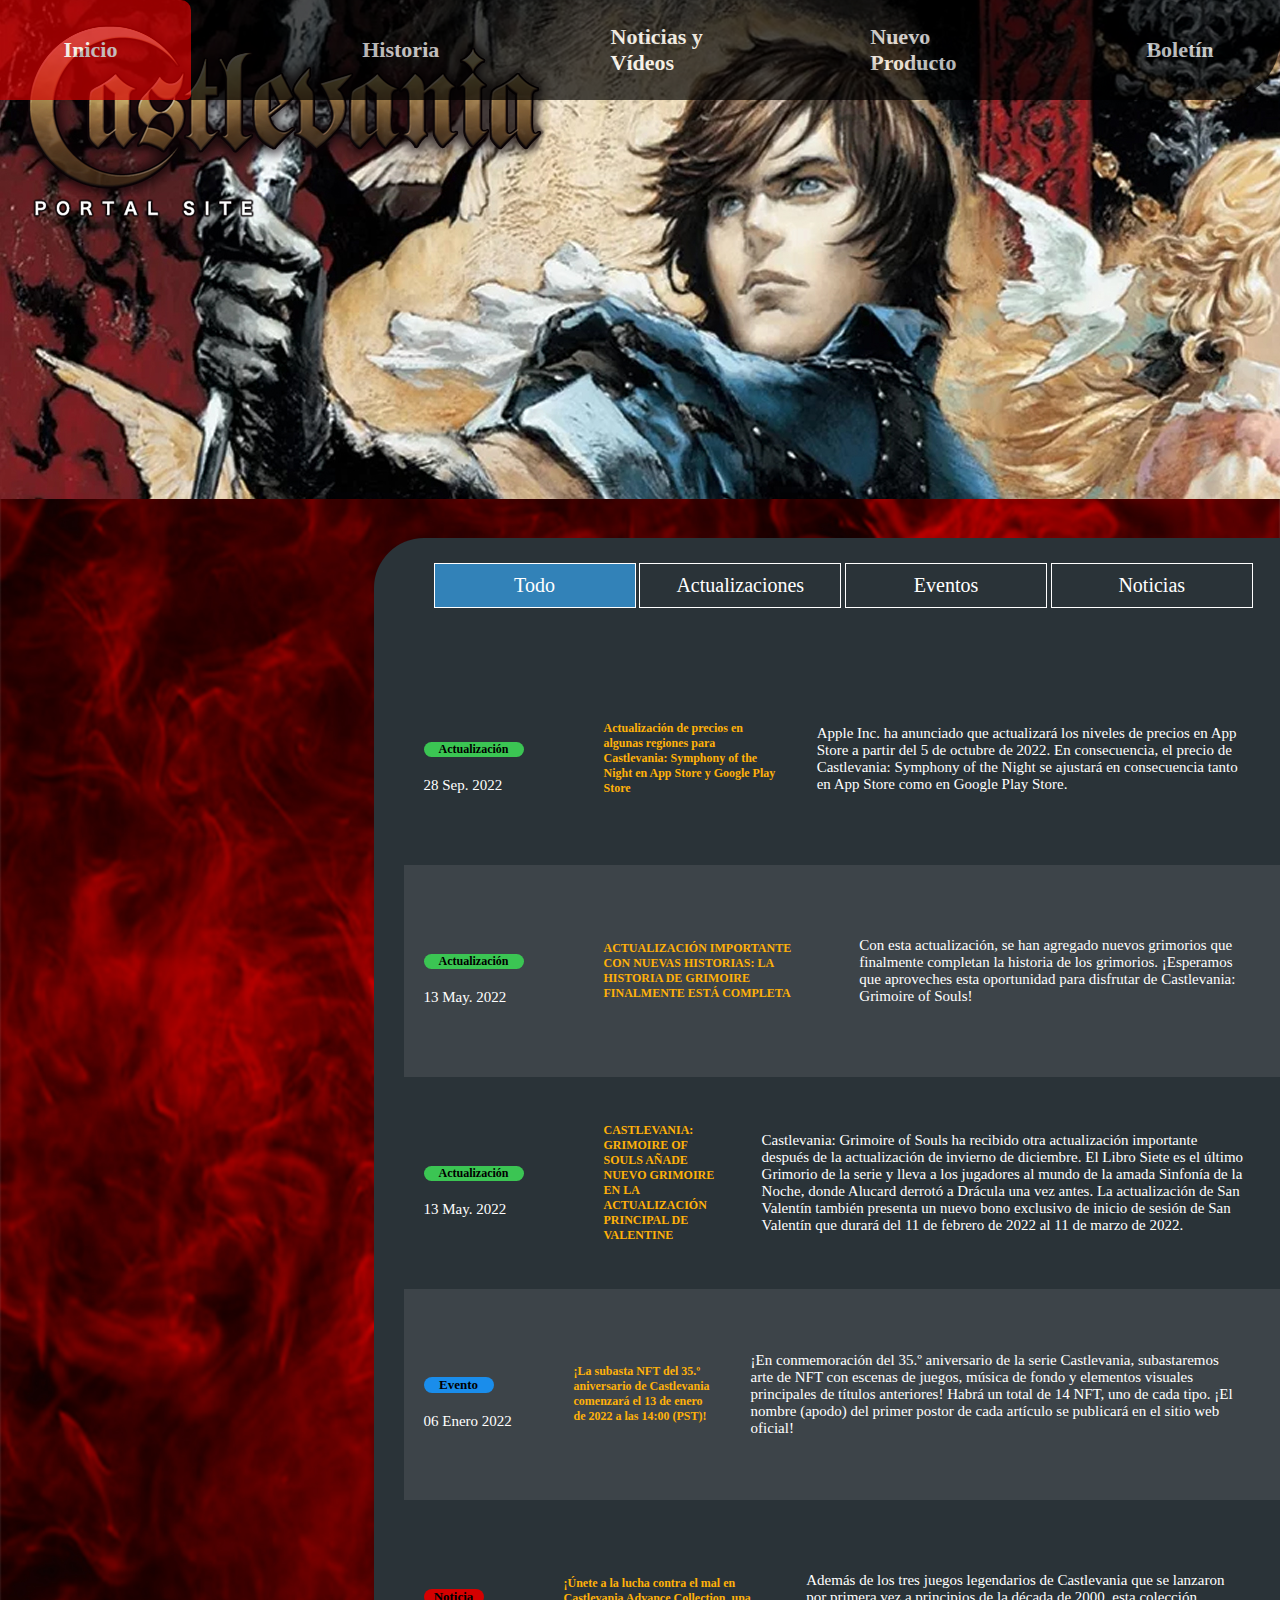
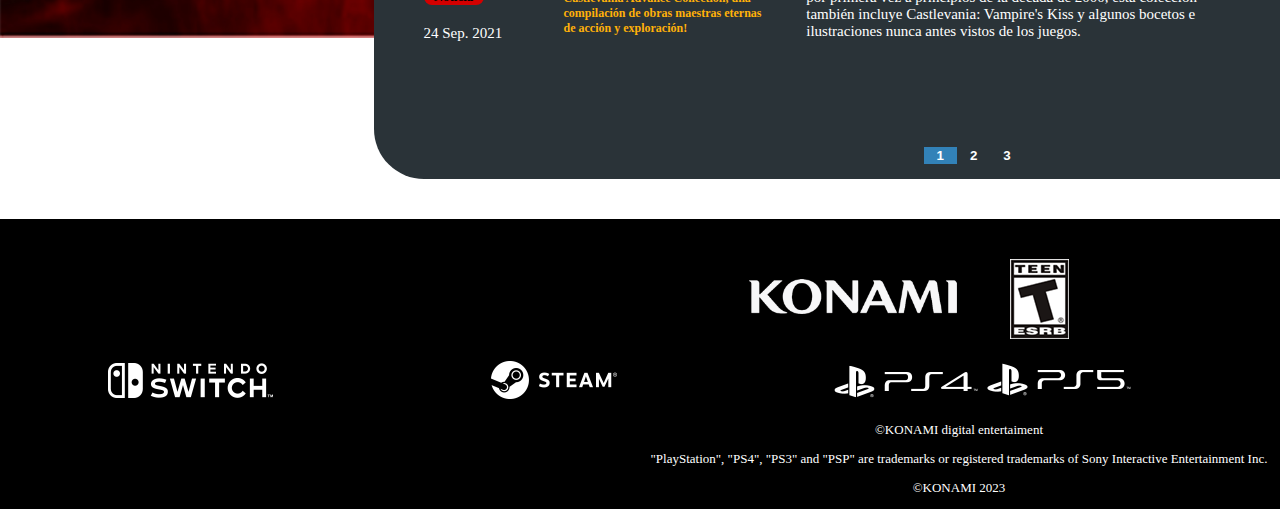
<file: Noticias y Videos.html>
<!doctype html>
<html>
<head>
<meta charset="utf-8">
<title>KONAMI: Castlevania Website- Noticias y Videos</title>
<link href="css/Style_Noticias.css" rel="stylesheet" type="text/css">
</head>

<body>
<header> 	
  <section class="home_historia"> 
	  <nav>
		  <a href="index.html"> <img src="images/logo_dracula_pc_en.png" alt="" width="550" height="210" class="LogoCastlevania"/> </a>
    <div class="BarraNavegacion">
	  	<a href="Index.html"> Inicio</a> <a href="Historia.html"> Historia</a> <a href="Noticias y Videos.html"> Noticias y Vídeos </a> <a href="Nuevo Producto.html"> Nuevo Producto </a> <a href="Boletín.html"> Boletín </a> </div>
  </nav> 
	</section>
</header>
<main>
	<section class="datatable-container">
			<div class="header-tools">
			<thead>
			<section>
			<div class="active">Todo</div>
			<a href="Actualizaciones.html"><div class="Detalles">Actualizaciones</div></a>
			<a href="Eventos.html"><div class="Detalles">Eventos</div></a>
			<a href="Noticias.html"><div class="Detalles">Noticias</div></a>
			</section>
			</thead>
				</div>
	  <table class="datatable">
			<tbody>
				<tr>
				  <td class="Primer-td"><span class="Actualización">Actualización</span>28 Sep. 2022</td>
				  <td class="Primer-td Prueba info-tabla">Actualización de precios en algunas regiones para Castlevania: Symphony of the Night en App Store y Google Play Store</td>
					<td class="Primer-td">Apple Inc. ha anunciado que actualizará los niveles de precios en App Store a partir del 5 de octubre de 2022. En consecuencia, el precio de Castlevania: Symphony of the Night se ajustará en consecuencia tanto en App Store como en Google Play Store.</td>
				  <td class="Primer-td"><img src="images/info_01_08.jpg" width="250" height="auto" alt=""/> <a href="https://www.konami.com/games/castlevania/eu/en/page/history_2020_son#history-detail-top" target="_blank" class="Detalles"><p>Para más detalles &gt;</p></a></td>
				</tr>
				<tr>
				  <td class="Primer-td"><span class="Actualización">Actualización</span>13 May. 2022</td>
					<td class="Primer-td Prueba info-tabla">ACTUALIZACIÓN IMPORTANTE CON NUEVAS HISTORIAS: LA HISTORIA DE GRIMOIRE FINALMENTE ESTÁ COMPLETA</td>
					<td class="Primer-td">Con esta actualización, se han agregado nuevos grimorios que finalmente completan la historia de los grimorios. ¡Esperamos que aproveches esta oportunidad para disfrutar de Castlevania: Grimoire of Souls!</td>
				  <td class="Primer-td"><img src="images/info_02_03_06_07_10.jpg" width="250" height="auto" alt=""/><a href="https://www.konami.com/games/castlevania/gos/global/en/" target="_blank" class="Detalles"><p>Para más detalles &gt;</p></a></td>
			  </tr>
				<tr>
				  <td class="Primer-td"><span class="Actualización">Actualización</span>13 May. 2022</td>
					<td class="Primer-td Prueba info-tabla">CASTLEVANIA: GRIMOIRE OF SOULS AÑADE NUEVO GRIMOIRE EN LA ACTUALIZACIÓN PRINCIPAL DE VALENTINE</td>
					<td class="Primer-td">Castlevania: Grimoire of Souls ha recibido otra actualización importante después de la actualización de invierno de diciembre. El Libro Siete es el último Grimorio de la serie y lleva a los jugadores al mundo de la amada Sinfonía de la Noche, donde Alucard derrotó a Drácula una vez antes. La actualización de San Valentín también presenta un nuevo bono exclusivo de inicio de sesión de San Valentín que durará del 11 de febrero de 2022 al 11 de marzo de 2022.</td>
				  <td class="Primer-td"><img src="images/info_02_03_06_07_10.jpg" width="250" height="auto" alt=""/><a href="https://www.konami.com/games/castlevania/gos/global/en/" target="_blank" class="Detalles"><p>Para más detalles &gt;</p></a></td>
			  </tr>
				<tr>
				  <td class="Primer-td"><span class="Evento">Evento</span>06 Enero 2022</td>
					<td class="Primer-td info-tabla Prueba">¡La subasta NFT del 35.º aniversario de Castlevania comenzará el 13 de enero de 2022 a las 14:00 (PST)!</td>
					<td class="Primer-td">¡En conmemoración del 35.º aniversario de la serie Castlevania, subastaremos arte de NFT con escenas de juegos, música de fondo y elementos visuales principales de títulos anteriores! Habrá un total de 14 NFT, uno de cada tipo. ¡El nombre (apodo) del primer postor de cada artículo se publicará en el sitio web oficial!</td>
				  <td class="Primer-td"><img src="images/info_04.png" width="250" height="auto" alt=""/><a href="https://www.konami.com/games/memorial-nft/en/" target="_blank" class="Detalles"><p>Para más detalles &gt;</p></a></td>
			  </tr>
				<tr>
				  <td class="Primer-td"><span class="Noticia">Noticia</span>24 Sep. 2021</td> 
				  <td class="Primer-td Prueba info-tabla">¡Únete a la lucha contra el mal en Castlevania Advance Collection, una compilación de obras maestras eternas de acción y exploración!</td>
					<td class="Primer-td">Además de los tres juegos legendarios de Castlevania que se lanzaron por primera vez a principios de la década de 2000, esta colección también incluye Castlevania: Vampire's Kiss y algunos bocetos e ilustraciones nunca antes vistos de los juegos.&nbsp;</td>
				  <td class="Primer-td"><img src="images/info_05.jpg" width="250" height="auto" alt=""/><a href="Nuevo Producto.html" target="_blank" class="Detalles"><p>Para más detalles &gt;</p></a></td>
			  </tr>
				
			</tbody>
		</table>
		<div class="footer-tools">
			<div class="PáginaTabla">
				<ul>
					<li class="active"> <a href="Noticias y Videos.html"><button>1</button></a></li>
					<li> <a href="Noticias y Videos_02.html"><button>2</button></a></li>
					<li> <a href="Noticias y Videos_03.html"><button>3</button></a></li>
				</ul>
			</div>	
		</div>
		
	</section>
</main>
<footer><section>
		<div class="footerkonami"><img src="images/Konami_Logo.png" alt="" width="211" height="35" class="footerkonami logoKonami"/> <img src="images/T(m).png" alt="" width="59" height="80" class="footerkonami teen"/></div>
    <div class="consolas"> <img src="images/logo_switch.png" alt="" width="189" height="55"/> <img src="images/logo_steam.png" alt="" width="151" height="55"/> <img src="images/logo_ps.png" width="321" height="55" alt=""/> <img src="images/logo_xbox.png" width="484" height="55" alt=""/></div>
	<p>©KONAMI digital entertaiment</p>
    <p>"PlayStation", "PS4", "PS3" and "PSP" are trademarks or registered trademarks of Sony Interactive Entertainment Inc.</p>
	<p>©KONAMI 2023</p>
  </section></footer>
</body>
</html>
</file>
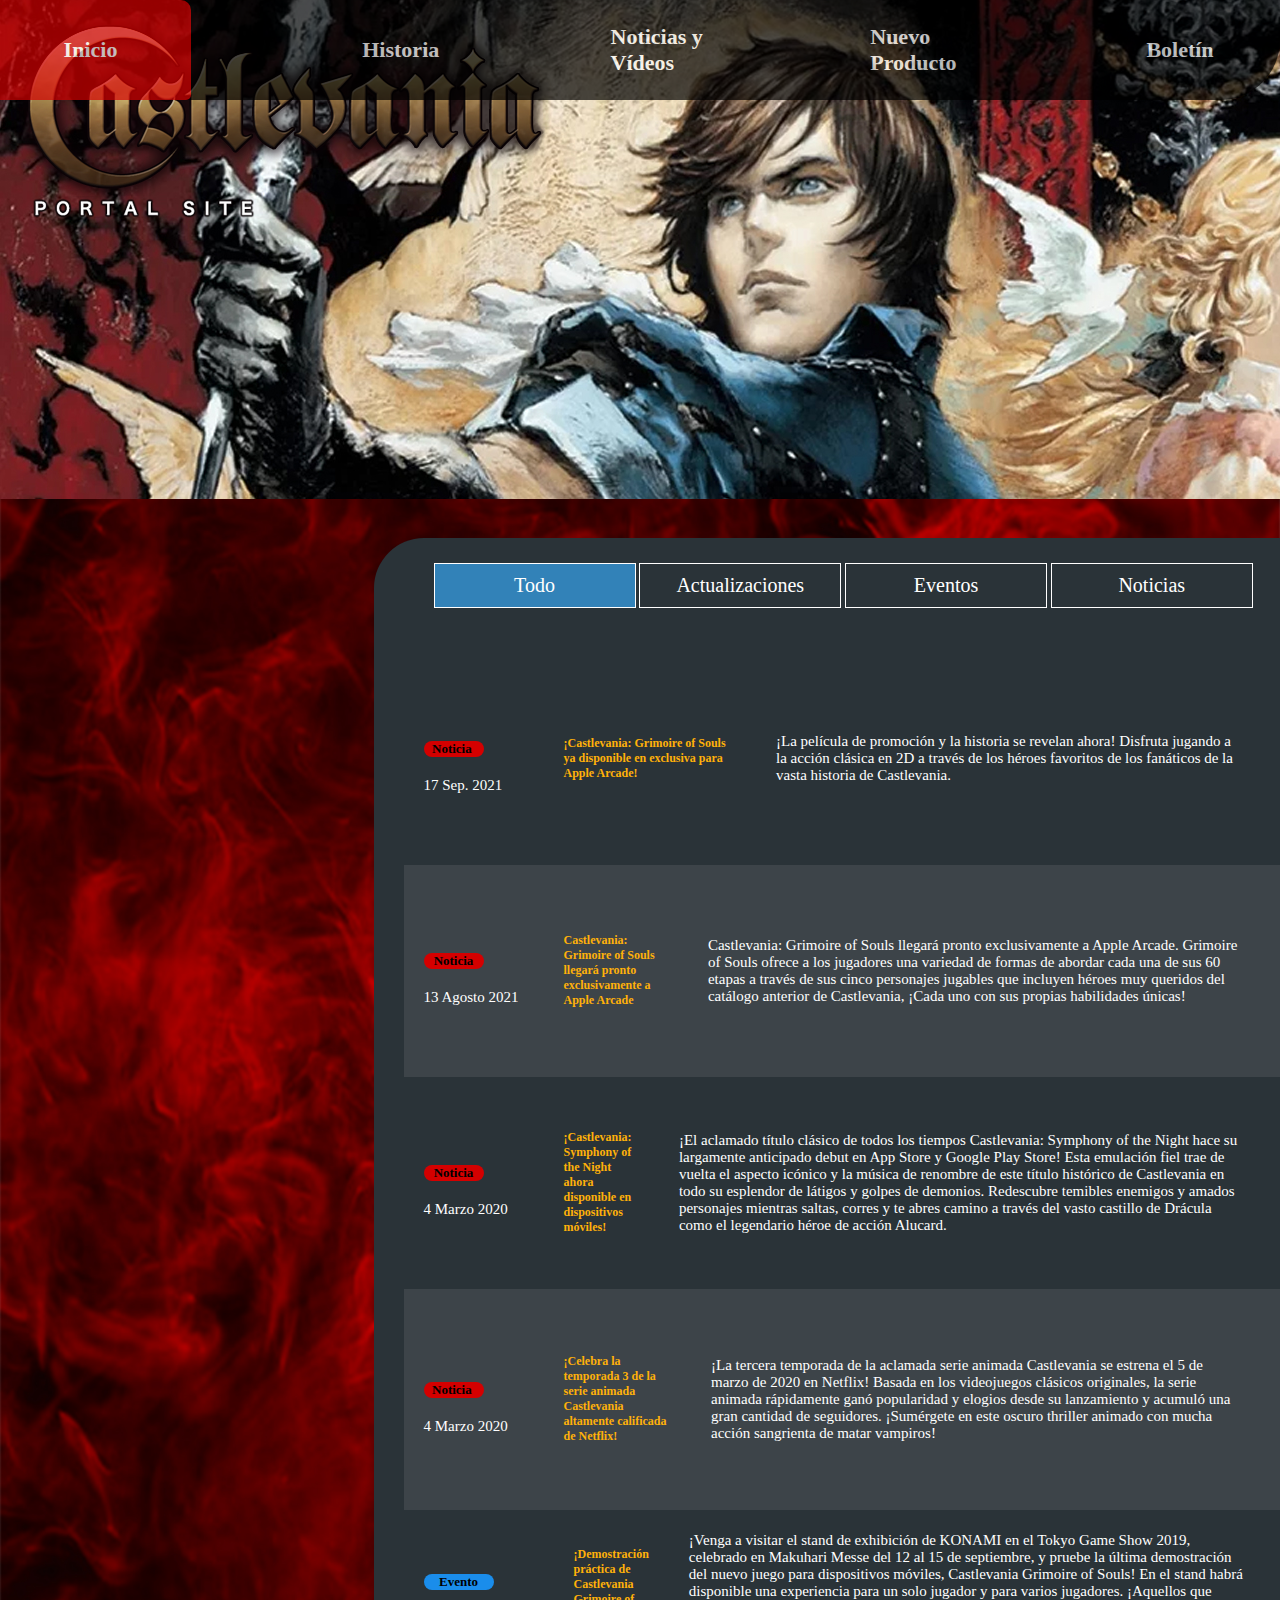
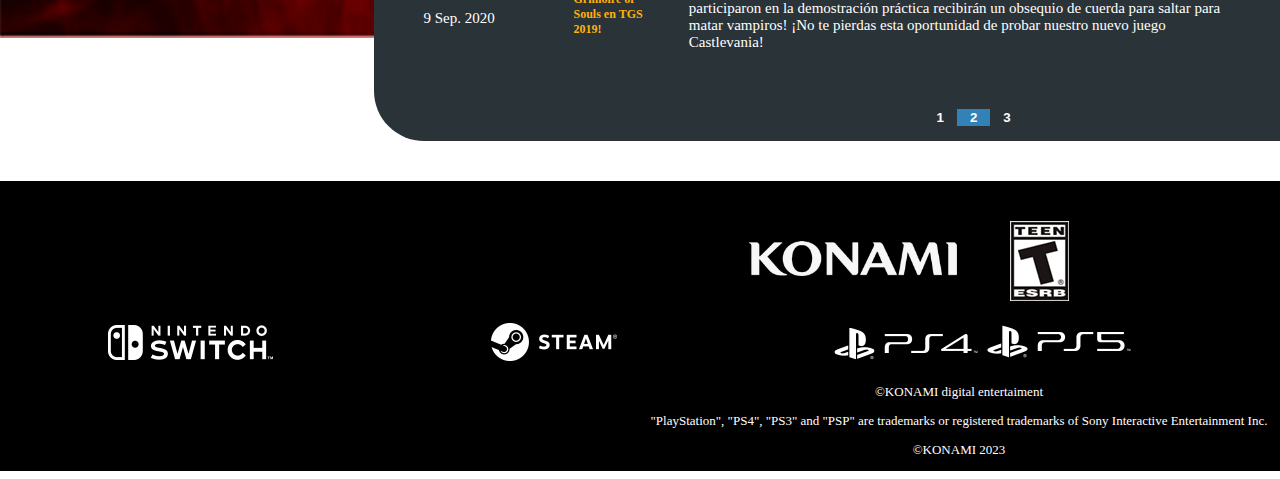
<file: Noticias y Videos_02.html>
<!doctype html>
<html>
<head>
<meta charset="utf-8">
<title>KONAMI: Castlevania Website- Noticias y Videos</title>
<link href="css/Style_Noticias.css" rel="stylesheet" type="text/css">
</head>

<body>
<header> 	
  <section class="home_historia"> 
	  <nav>
		  <a href="index.html"> <img src="images/logo_dracula_pc_en.png" alt="" width="550" height="210" class="LogoCastlevania"/> </a>
    <div class="BarraNavegacion">
	  	<a href="Index.html"> Inicio</a> <a href="Historia.html"> Historia</a> <a href="Noticias y Videos.html"> Noticias y Vídeos </a> <a href="Nuevo Producto.html"> Nuevo Producto </a> <a href="Boletín.html"> Boletín </a> </div>
  </nav> 
	</section>
</header>
<main>
	<section class="datatable-container">
			<div class="header-tools">
			<thead>
			<section>
			<div class="active">Todo</div>
			<a href="Actualizaciones.html"><div class="Detalles">Actualizaciones</div></a>
			<a href="Eventos.html"><div class="Detalles">Eventos</div></a>
			<a href="Noticias.html"><div class="Detalles">Noticias</div></a>
			</section>
			</thead>
				</div>
	  <table class="datatable">
			<tbody>
				<tr>
				  <td class="Primer-td"><span class="Noticia">Noticia&nbsp;</span>17 Sep. 2021</td>
				  <td class="Primer-td Prueba info-tabla">¡Castlevania: Grimoire of Souls ya disponible en exclusiva para Apple Arcade!&nbsp;</td>
					<td class="Primer-td">¡La película de promoción y la historia se revelan ahora! Disfruta jugando a la acción clásica en 2D a través de los héroes favoritos de los fanáticos de la vasta historia de Castlevania.</td>
				  <td class="Primer-td"><img src="images/info_02_03_06_07_10.jpg" width="250" height="auto" alt=""/><a href="https://www.konami.com/games/castlevania/gos/global/en/" target="_blank" class="Detalles"><p>Para más detalles &gt;</p></a></td>
				</tr>
				<tr>
				  <td class="Primer-td"><span class="Noticia">Noticia</span>13 Agosto 2021</td>
					<td class="Primer-td Prueba info-tabla">Castlevania: Grimoire of Souls llegará pronto exclusivamente a Apple Arcade&nbsp;</td>
					<td class="Primer-td">Castlevania: Grimoire of Souls llegará pronto exclusivamente a Apple Arcade. Grimoire of Souls ofrece a los jugadores una variedad de formas de abordar cada una de sus 60 etapas a través de sus cinco personajes jugables que incluyen héroes muy queridos del catálogo anterior de Castlevania, ¡Cada uno con sus propias habilidades únicas!</td>
				  <td class="Primer-td"><img src="images/info_02_03_06_07_10.jpg" width="250" height="auto" alt=""/><a href="https://www.konami.com/games/castlevania/gos/global/en/" target="_blank" class="Detalles"><p>Para más detalles &gt;</p></a></td>
			  </tr>
				<tr>
				  <td class="Primer-td"><span class="Noticia">Noticia</span>4 Marzo 2020</td>
					<td class="Primer-td Prueba info-tabla">¡Castlevania: Symphony of the Night ahora disponible en dispositivos móviles!&nbsp;</td>
					<td class="Primer-td">¡El aclamado título clásico de todos los tiempos Castlevania: Symphony of the Night hace su largamente anticipado debut en App Store y Google Play Store! Esta emulación fiel trae de vuelta el aspecto icónico y la música de renombre de este título histórico de Castlevania en todo su esplendor de látigos y golpes de demonios. Redescubre temibles enemigos y amados personajes mientras saltas, corres y te abres camino a través del vasto castillo de Drácula como el legendario héroe de acción Alucard.</td>
				  <td class="Primer-td"><img src="images/info_01_08.jpg" width="250" height="auto" alt=""/><a href="https://www.konami.com/games/castlevania/eu/en/page/history_2020_son#history-detail-top" target="_blank" class="Detalles"><p>Para más detalles &gt;</p>
				  </a></td>
			  </tr>
				<tr>
				  <td class="Primer-td"><span class="Noticia">Noticia&nbsp;</span>4 Marzo 2020</td>
					<td class="Primer-td info-tabla Prueba">¡Celebra la temporada 3 de la serie animada Castlevania altamente calificada de Netflix!</td>
					<td class="Primer-td">¡La tercera temporada de la aclamada serie animada Castlevania se estrena el 5 de marzo de 2020 en Netflix! Basada en los videojuegos clásicos originales, la serie animada rápidamente ganó popularidad y elogios desde su lanzamiento y acumuló una gran cantidad de seguidores. ¡Sumérgete en este oscuro thriller animado con mucha acción sangrienta de matar vampiros!&nbsp;</td>
				  <td class="Primer-td"><iframe width="250" height="auto" src="https://www.youtube.com/embed/cYNGDUIBUhE" title="YouTube video player" frameborder="0" allow="accelerometer; autoplay; clipboard-write; encrypted-media; gyroscope; picture-in-picture; web-share" allowfullscreen></iframe><a href="https://www.netflix.com/mx/title/80095241" target="_blank" class="Detalles"><p>Ir a la web oficial de Netflix &gt;</p></a></td>
			  </tr>
				<tr>
				  <td class="Primer-td"><span class="Evento">Evento</span>9 Sep. 2020</td> 
				  <td class="Primer-td Prueba info-tabla">¡Demostración práctica de Castlevania Grimoire of Souls en TGS 2019!</td>
					<td class="Primer-td">¡Venga a visitar el stand de exhibición de KONAMI en el Tokyo Game Show 2019, celebrado en Makuhari Messe del 12 al 15 de septiembre, y pruebe la última demostración del nuevo juego para dispositivos móviles, Castlevania Grimoire of Souls! En el stand habrá disponible una experiencia para un solo jugador y para varios jugadores. ¡Aquellos que participaron en la demostración práctica recibirán un obsequio de cuerda para saltar para matar vampiros! ¡No te pierdas esta oportunidad de probar nuestro nuevo juego Castlevania!</td>
				  <td class="Primer-td"><img src="images/info_10.jpg" width="250" height="auto" alt=""/></td>
			  </tr>
				
			</tbody>
		</table>
		<div class="footer-tools">
			<div class="PáginaTabla">
				<ul>
					<li><a href="Noticias y Videos.html"><button>1</button></a></li>
					<li class="active"><a href="Noticias y Videos_02.html"><button>2</button></a></li>
					<li><a href="Noticias y Videos_03.html"><button>3</button></a></li>
				</ul>
			</div>	
		</div>
		
	</section>
</main>
<footer><section>
		<div class="footerkonami"><img src="images/Konami_Logo.png" alt="" width="211" height="35" class="footerkonami logoKonami"/> <img src="images/T(m).png" alt="" width="59" height="80" class="footerkonami teen"/></div>
    <div class="consolas"> <img src="images/logo_switch.png" alt="" width="189" height="55"/> <img src="images/logo_steam.png" alt="" width="151" height="55"/> <img src="images/logo_ps.png" width="321" height="55" alt=""/> <img src="images/logo_xbox.png" width="484" height="55" alt=""/></div>
	<p>©KONAMI digital entertaiment</p>
    <p>"PlayStation", "PS4", "PS3" and "PSP" are trademarks or registered trademarks of Sony Interactive Entertainment Inc.</p>
	<p>©KONAMI 2023</p>
  </section></footer>
</body>
</html>
</file>
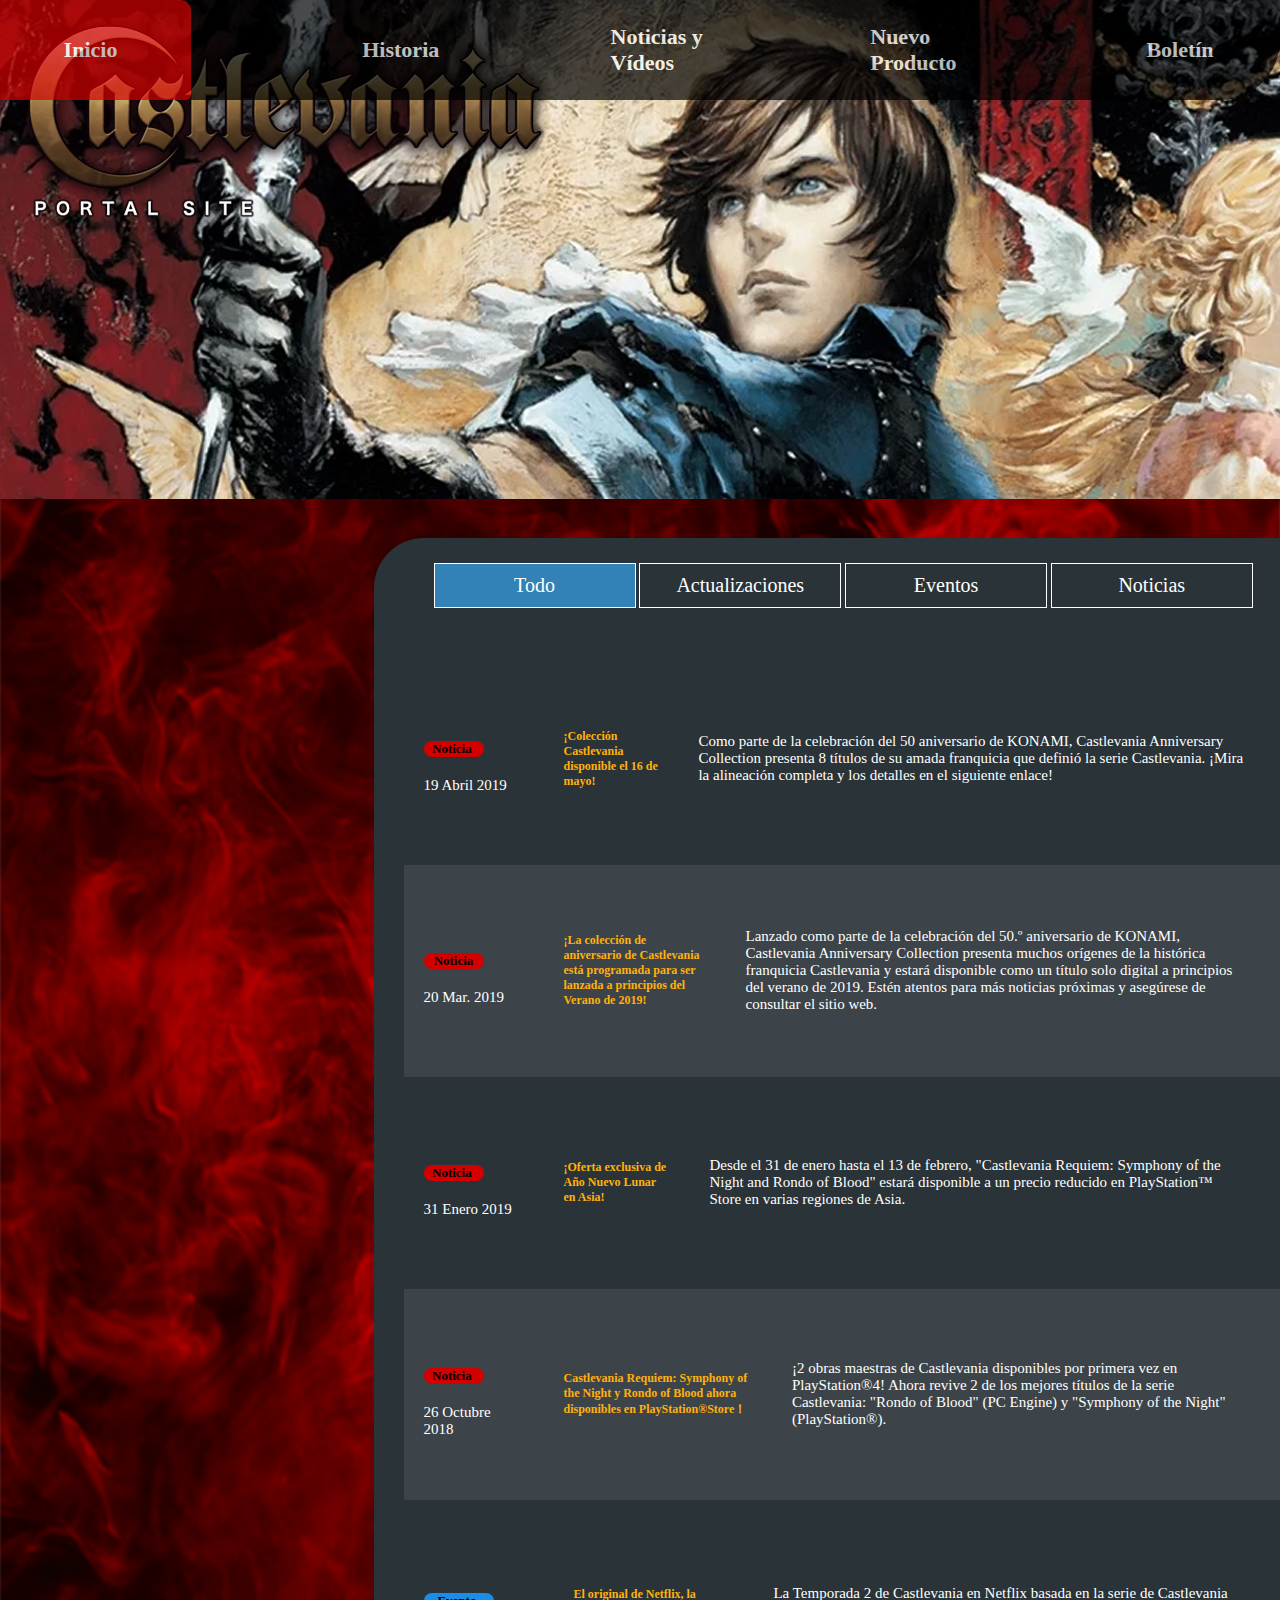
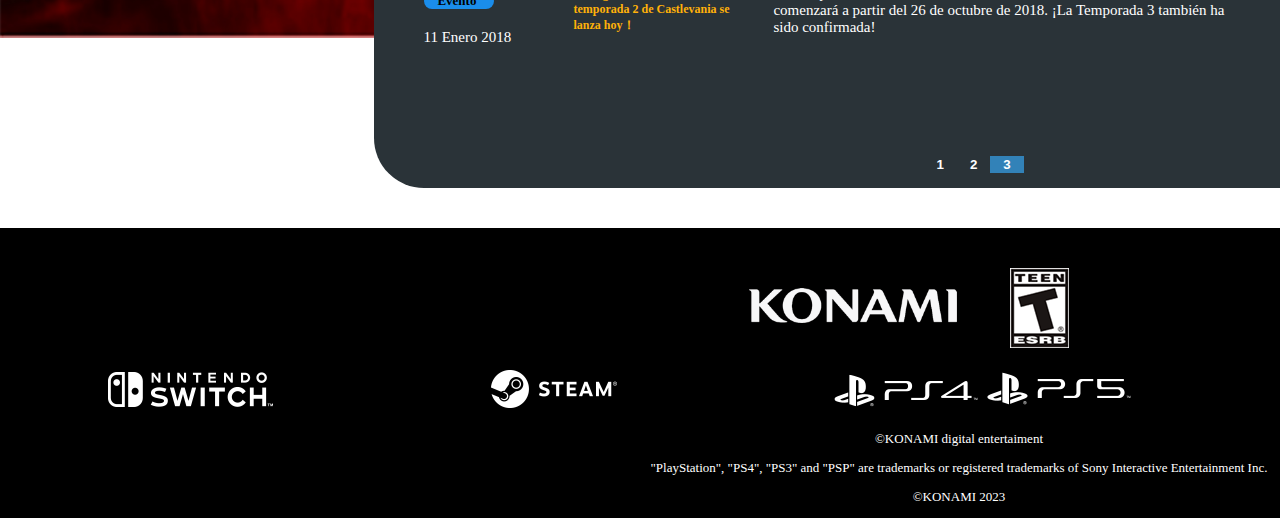
<file: Noticias y Videos_03.html>
<!doctype html>
<html>
<head>
<meta charset="utf-8">
<title>KONAMI: Castlevania Website- Noticias y Videos</title>
<link href="css/Style_Noticias.css" rel="stylesheet" type="text/css">
</head>

<body>
<header> 	
  <section class="home_historia"> 
	  <nav>
		  <a href="index.html"> <img src="images/logo_dracula_pc_en.png" alt="" width="550" height="210" class="LogoCastlevania"/> </a>
    <div class="BarraNavegacion">
	  	<a href="Index.html"> Inicio</a> <a href="Historia.html"> Historia</a> <a href="Noticias y Videos.html"> Noticias y Vídeos </a> <a href="Nuevo Producto.html"> Nuevo Producto </a> <a href="Boletín.html"> Boletín </a> </div>
  </nav> 
	</section>
</header>
<main>
	<section class="datatable-container">
			<div class="header-tools">
			<thead>
			<section>
			<div class="active">Todo</div>
			<a href="Actualizaciones.html"><div class="Detalles">Actualizaciones</div></a>
			<a href="Eventos.html"><div class="Detalles">Eventos</div></a>
			<a href="Historia.html"><div class="Detalles">Noticias</div></a>
			</section>
			</thead>
				</div>
	  <table class="datatable">
			<tbody>
				<tr>
				  <td class="Primer-td"><span class="Noticia">Noticia&nbsp;</span>19 Abril 2019</td>
				  <td class="Primer-td Prueba info-tabla">¡Colección Castlevania disponible el 16 de mayo!</td>
					<td class="Primer-td">Como parte de la celebración del 50 aniversario de KONAMI, Castlevania Anniversary Collection presenta 8 títulos de su amada franquicia que definió la serie Castlevania. ¡Mira la alineación completa y los detalles en el siguiente enlace!</td>
				  <td class="Primer-td"><img src="images/info_11.jpg" width="250" height="auto" alt=""/><a href="https://www.konami.com/games/50th/ac/gate?p=bHmBxPqsZpuJzdkhKMYRk2s6raR2LHYd6PIYKaW2AAw%3D" target="_blank" class="Detalles"><p>Para más detalles &gt;</p></a></td>
				</tr>
				<tr>
				  <td class="Primer-td"><span class="Noticia">Noticia</span>20 Mar. 2019</td>
					<td class="Primer-td Prueba info-tabla">¡La colección de aniversario de Castlevania está programada para ser lanzada a principios del Verano de 2019!</td>
					<td class="Primer-td">Lanzado como parte de la celebración del 50.º aniversario de KONAMI, Castlevania Anniversary Collection presenta muchos orígenes de la histórica franquicia Castlevania y estará disponible como un título solo digital a principios del verano de 2019. Estén atentos para más noticias próximas y asegúrese de consultar el sitio web.</td>
				  <td class="Primer-td"><img src="images/info_12.jpg" width="250" height="auto" alt=""/><a href="https://www.konami.com/games/50th/ac/gate" target="_blank" class="Detalles"><p>Para más detalles &gt;</p></a></td>
			  </tr>
				<tr>
				  <td class="Primer-td"><span class="Noticia">Noticia&nbsp;</span>31 Enero 2019</td>
					<td class="Primer-td Prueba info-tabla">¡Oferta exclusiva de Año Nuevo Lunar en Asia!</td>
					<td class="Primer-td">Desde el 31 de enero hasta el 13 de febrero, "Castlevania Requiem: Symphony of the Night and Rondo of Blood" estará disponible a un precio reducido en PlayStation™ Store en varias regiones de Asia.</td>
				  <td class="Primer-td"><img src="images/info_13.jpg" width="250" height="auto" alt=""/><a href="https://www.konami.com/games/castlevania/eu/en/page/info_20190131" target="_blank" class="Detalles"><p>Para más detalles &gt; </p></a></td>
			  </tr>
				<tr>
				  <td class="Primer-td"><span class="Noticia">Noticia&nbsp;</span>26 Octubre 2018</td>
					<td class="Primer-td info-tabla Prueba">Castlevania Requiem: Symphony of the Night y Rondo of Blood ahora disponibles en PlayStation®Store！</td>
					<td class="Primer-td">¡2 obras maestras de Castlevania disponibles por primera vez en PlayStation®4! Ahora revive 2 de los mejores títulos de la serie Castlevania: "Rondo of Blood" (PC Engine) y "Symphony of the Night" (PlayStation®).</td>
				  <td class="Primer-td"><img src="images/info_14.jpg" width="250" height="auto" alt=""> <a href="https://www.konami.com/games/castlevania/eu/en/page/history_2018_x_son_rob#history-detail-top" target="_blank" class="Detalles"><p>Para más detalles &gt;</p></a></td>
			  </tr>
				<tr>
				  <td class="Primer-td"><span class="Evento">Evento&nbsp;</span>11 Enero 2018&nbsp;&nbsp;</td> 
				  <td class="Primer-td Prueba info-tabla">El original de Netflix, la temporada 2 de Castlevania se lanza hoy！</td>
					<td class="Primer-td">La Temporada 2 de Castlevania en Netflix basada en la serie de Castlevania comenzará a partir del 26 de octubre de 2018. ¡La Temporada 3 también ha sido confirmada!</td>
				  <td class="Primer-td"><iframe width="250" height="auto" src="https://www.youtube.com/embed/RvklXMXjsrI" title="YouTube video player" frameborder="0" allow="accelerometer; autoplay; clipboard-write; encrypted-media; gyroscope; picture-in-picture; web-share" allowfullscreen></iframe><a href="https://www.netflix.com/mx/title/80095241" target="_blank" class="Detalles"><p>Ir a la web oficial de Netflix &gt;</p></a></td>
			  </tr>
				
			</tbody>
		</table>
		<div class="footer-tools">
			<div class="PáginaTabla">
				<ul>
					<li><a href="Noticias y Videos.html"><button>1</button></a></li>
					<li><a href="Noticias y Videos_02.html"><button>2</button></a></li>
					<li class="active"> <a href="Noticias y Videos_03.html"><button>3</button></a></li>
				</ul>
			</div>	
		</div>
		
	</section>
</main>
<footer><section>
		<div class="footerkonami"><img src="images/Konami_Logo.png" alt="" width="211" height="35" class="footerkonami logoKonami"/> <img src="images/T(m).png" alt="" width="59" height="80" class="footerkonami teen"/></div>
    <div class="consolas"> <img src="images/logo_switch.png" alt="" width="189" height="55"/> <img src="images/logo_steam.png" alt="" width="151" height="55"/> <img src="images/logo_ps.png" width="321" height="55" alt=""/> <img src="images/logo_xbox.png" width="484" height="55" alt=""/></div>
	<p>©KONAMI digital entertaiment</p>
    <p>"PlayStation", "PS4", "PS3" and "PSP" are trademarks or registered trademarks of Sony Interactive Entertainment Inc.</p>
	<p>©KONAMI 2023</p>
  </section></footer>
</body>
</html>
</file>
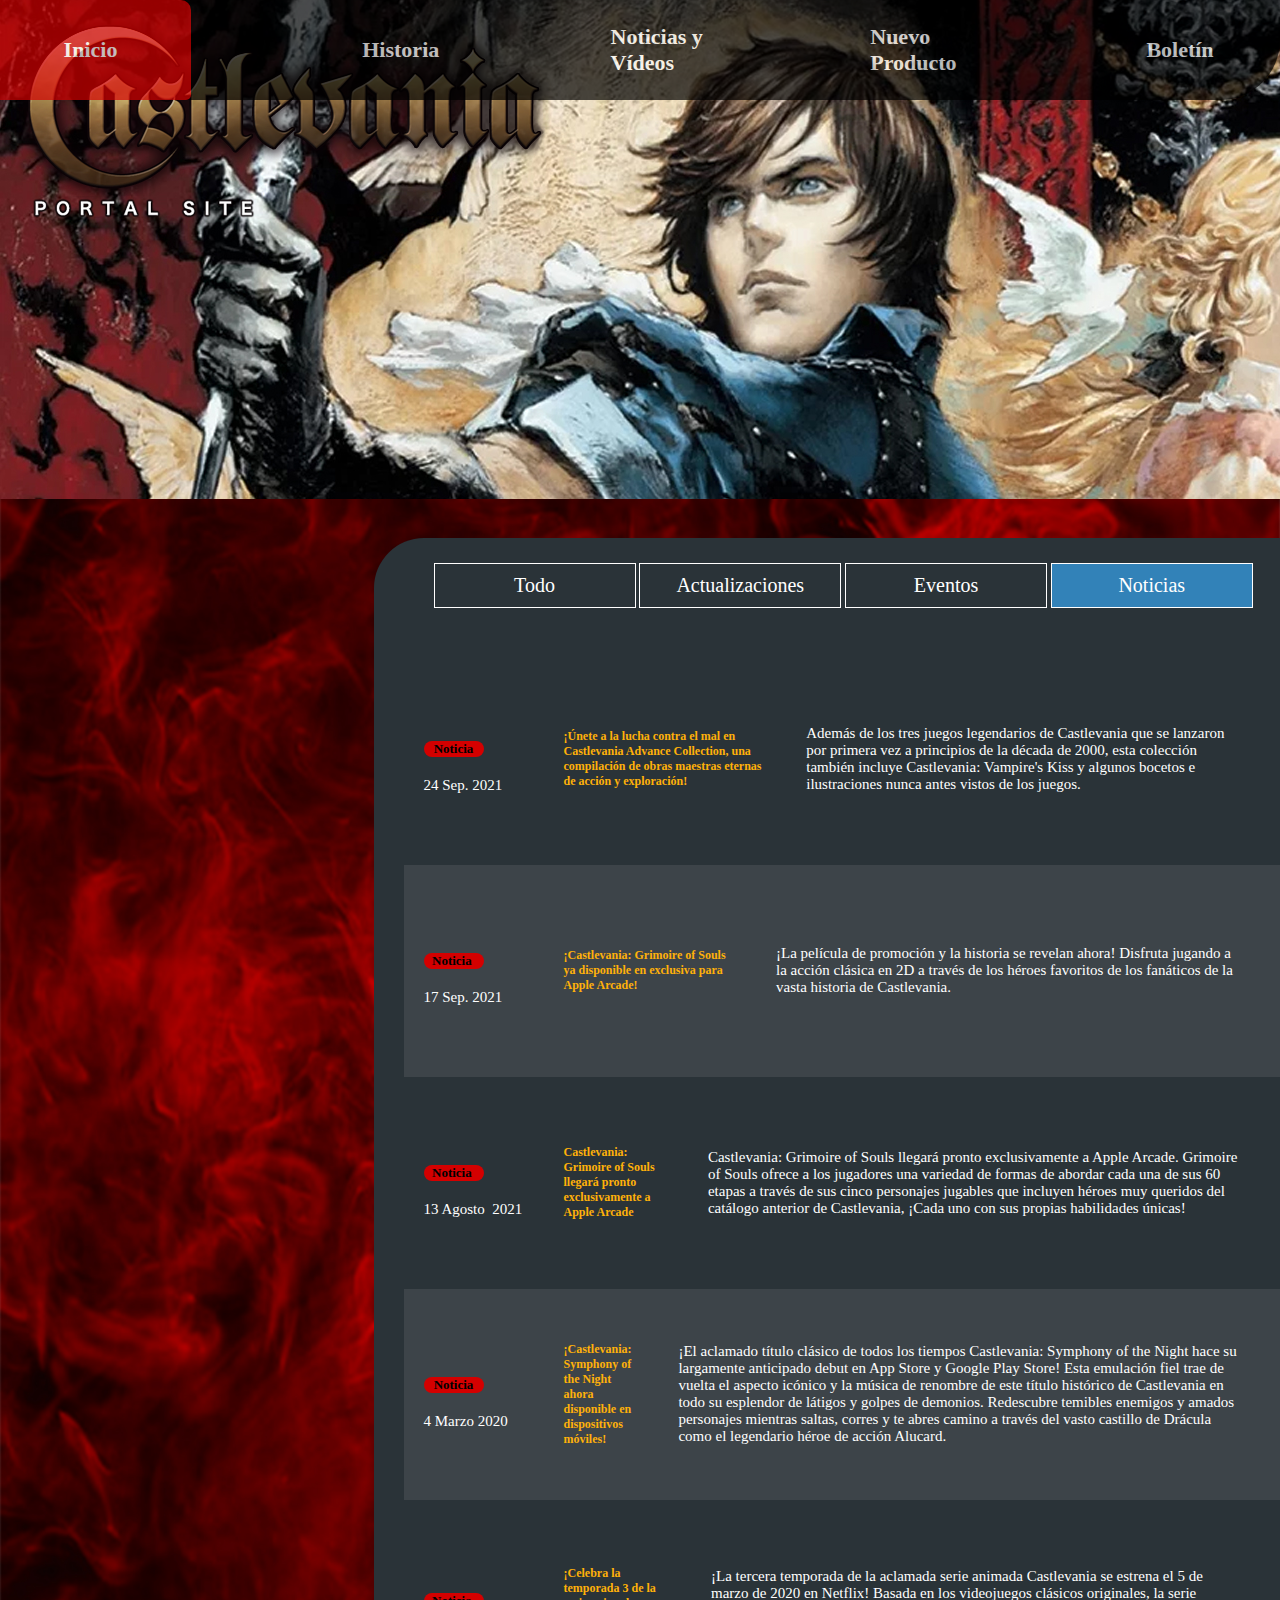
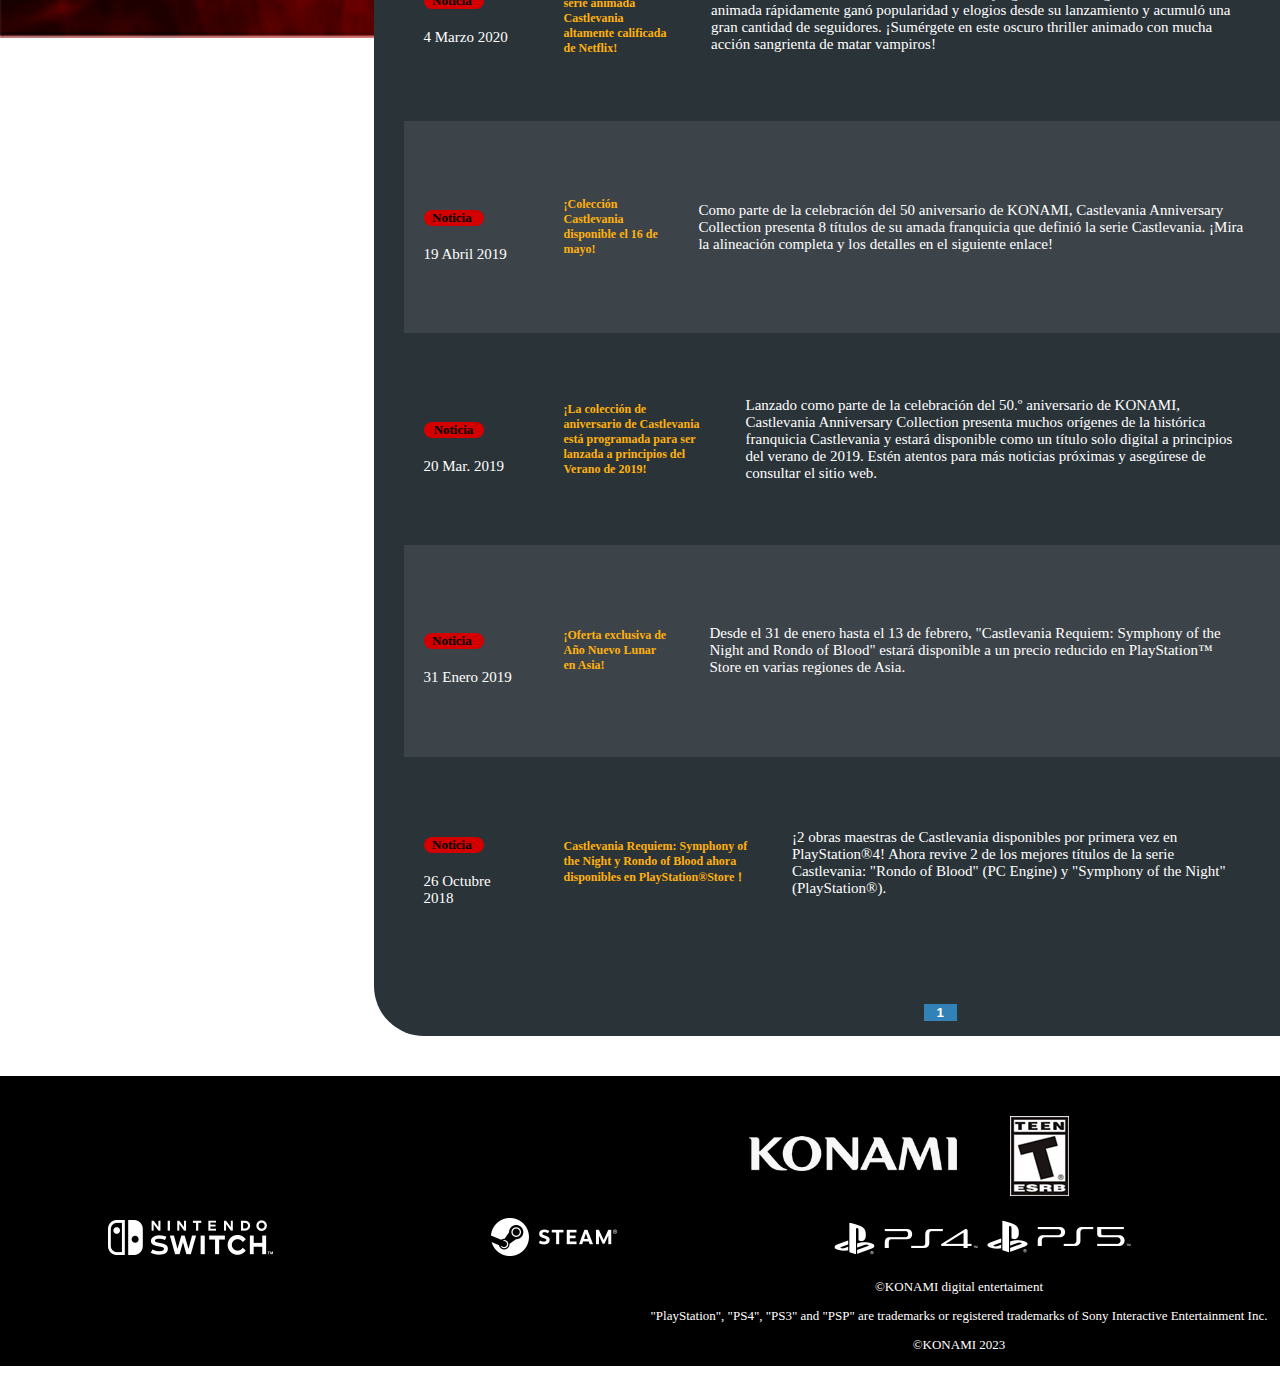
<file: Noticias.html>
<!doctype html>
<html>
<head>
<meta charset="utf-8">
<title>KONAMI: Castlevania Website- Noticias y Videos</title>
<link href="css/Style_Noticias.css" rel="stylesheet" type="text/css">
</head>

<body>
<header> 	
  <section class="home_historia"> 
	  <nav>
		  <a href="index.html"> <img src="images/logo_dracula_pc_en.png" alt="" width="550" height="210" class="LogoCastlevania"/> </a>
    <div class="BarraNavegacion">
	  	<a href="index.html"> Inicio</a> <a href="Historia.html"> Historia</a> <a href="Noticias y Videos.html"> Noticias y Vídeos </a> <a href="Nuevo Producto.html"> Nuevo Producto </a> <a href="Boletín.html"> Boletín </a> </div>
  </nav> 
	</section>
</header>
<main>
	<section class="datatable-container">
			<div class="header-tools">
			<thead>
			<section>
			<a href="Noticias y Videos.html"><div class="Detalles">Todo</div></a>
			<a href="Actualizaciones.html"><div class="Detalles">Actualizaciones</div></a>
			<a href="Eventos.html"><div class="Detalles">Eventos</div></a>
			<div class="active">Noticias</div>
			</section>
			</thead>
				</div>
	  <table class="datatable">
			<tbody>
				<tr>
				  <td class="Primer-td"><span class="Noticia">Noticia</span>24 Sep. 2021</td> 
				  <td class="Primer-td Prueba info-tabla">¡Únete a la lucha contra el mal en Castlevania Advance Collection, una compilación de obras maestras eternas de acción y exploración!</td>
					<td class="Primer-td">Además de los tres juegos legendarios de Castlevania que se lanzaron por primera vez a principios de la década de 2000, esta colección también incluye Castlevania: Vampire's Kiss y algunos bocetos e ilustraciones nunca antes vistos de los juegos.&nbsp;</td>
				  <td class="Primer-td"><img src="images/info_05.jpg" width="250" height="auto" alt=""/><a href="Nuevo Producto.html" target="_blank" class="Detalles"><p>Para más detalles &gt;</p></a></td>
			  </tr>
				<tr>
				  <td class="Primer-td"><span class="Noticia">Noticia&nbsp;</span>17 Sep. 2021</td>
				  <td class="Primer-td Prueba info-tabla">¡Castlevania: Grimoire of Souls ya disponible en exclusiva para Apple Arcade!&nbsp;</td>
					<td class="Primer-td">¡La película de promoción y la historia se revelan ahora! Disfruta jugando a la acción clásica en 2D a través de los héroes favoritos de los fanáticos de la vasta historia de Castlevania.</td>
				  <td class="Primer-td"><img src="images/info_02_03_06_07_10.jpg" width="250" height="auto" alt=""/><a href="https://www.konami.com/games/castlevania/gos/global/en/" target="_blank" class="Detalles"><p>Para más detalles &gt;</p></a></td>
				</tr>
			<tr>
				  <td class="Primer-td"><span class="Noticia">Noticia&nbsp;</span>13 Agosto&nbsp; 2021</td>
					<td class="Primer-td Prueba info-tabla">Castlevania: Grimoire of Souls llegará pronto exclusivamente a Apple Arcade&nbsp;</td>
					<td class="Primer-td">Castlevania: Grimoire of Souls llegará pronto exclusivamente a Apple Arcade. Grimoire of Souls ofrece a los jugadores una variedad de formas de abordar cada una de sus 60 etapas a través de sus cinco personajes jugables que incluyen héroes muy queridos del catálogo anterior de Castlevania, ¡Cada uno con sus propias habilidades únicas!</td>
				  <td class="Primer-td"><img src="images/info_02_03_06_07_10.jpg" width="250" height="auto" alt=""/><a href="https://www.konami.com/games/castlevania/gos/global/en/" target="_blank" class="Detalles"><p>Para más detalles &gt;</p></a></td>
			  </tr>
				<tr>
				  <td class="Primer-td"><span class="Noticia">Noticia</span>4 Marzo 2020</td>
					<td class="Primer-td Prueba info-tabla">¡Castlevania: Symphony of the Night ahora disponible en dispositivos móviles!</td>
					<td class="Primer-td">¡El aclamado título clásico de todos los tiempos Castlevania: Symphony of the Night hace su largamente anticipado debut en App Store y Google Play Store! Esta emulación fiel trae de vuelta el aspecto icónico y la música de renombre de este título histórico de Castlevania en todo su esplendor de látigos y golpes de demonios. Redescubre temibles enemigos y amados personajes mientras saltas, corres y te abres camino a través del vasto castillo de Drácula como el legendario héroe de acción Alucard.</td>
				  <td class="Primer-td"><img src="images/info_01_08.jpg" width="250" height="auto" alt=""/><a href="https://www.konami.com/games/castlevania/eu/en/page/history_2020_son#history-detail-top" target="_blank" class="Detalles"><p>Para más detalles &gt;</p>
				  </a></td>
			  </tr>
			<tr>
				  <td class="Primer-td"><span class="Noticia">Noticia&nbsp;</span>4 Marzo 2020</td>
					<td class="Primer-td info-tabla Prueba">¡Celebra la temporada 3 de la serie animada Castlevania altamente calificada de Netflix!</td>
					<td class="Primer-td">¡La tercera temporada de la aclamada serie animada Castlevania se estrena el 5 de marzo de 2020 en Netflix! Basada en los videojuegos clásicos originales, la serie animada rápidamente ganó popularidad y elogios desde su lanzamiento y acumuló una gran cantidad de seguidores. ¡Sumérgete en este oscuro thriller animado con mucha acción sangrienta de matar vampiros!&nbsp;</td>
				  <td class="Primer-td"><iframe width="250" height="auto" src="https://www.youtube.com/embed/cYNGDUIBUhE" title="YouTube video player" frameborder="0" allow="accelerometer; autoplay; clipboard-write; encrypted-media; gyroscope; picture-in-picture; web-share" allowfullscreen></iframe><a href="https://www.netflix.com/mx/title/80095241" target="_blank" class="Detalles"><p>Ir a la web oficial de Netflix &gt;</p></a></td>
			  </tr>
			<tr>
				  <td class="Primer-td"><span class="Noticia">Noticia&nbsp;</span>19 Abril 2019</td>
				  <td class="Primer-td Prueba info-tabla">¡Colección Castlevania disponible el 16 de mayo!</td>
					<td class="Primer-td">Como parte de la celebración del 50 aniversario de KONAMI, Castlevania Anniversary Collection presenta 8 títulos de su amada franquicia que definió la serie Castlevania. ¡Mira la alineación completa y los detalles en el siguiente enlace!</td>
				  <td class="Primer-td"><img src="images/info_11.jpg" width="250" height="auto" alt=""/><a href="https://www.konami.com/games/50th/ac/gate?p=bHmBxPqsZpuJzdkhKMYRk2s6raR2LHYd6PIYKaW2AAw%3D" target="_blank" class="Detalles"><p>Para más detalles &gt;</p></a></td>
			</tr>
			<tr>
				  <td class="Primer-td"><span class="Noticia">Noticia</span>20 Mar. 2019</td>
					<td class="Primer-td Prueba info-tabla">¡La colección de aniversario de Castlevania está programada para ser lanzada a principios del Verano de 2019!</td>
					<td class="Primer-td">Lanzado como parte de la celebración del 50.º aniversario de KONAMI, Castlevania Anniversary Collection presenta muchos orígenes de la histórica franquicia Castlevania y estará disponible como un título solo digital a principios del verano de 2019. Estén atentos para más noticias próximas y asegúrese de consultar el sitio web.</td>
				  <td class="Primer-td"><img src="images/info_12.jpg" width="250" height="auto" alt=""/><a href="https://www.konami.com/games/50th/ac/gate" target="_blank" class="Detalles"><p>Para más detalles &gt;</p></a></td>
			 </tr>
			<tr>
				  <td class="Primer-td"><span class="Noticia">Noticia&nbsp;</span>31 Enero 2019</td>
					<td class="Primer-td Prueba info-tabla">¡Oferta exclusiva de Año Nuevo Lunar en Asia!</td>
					<td class="Primer-td">Desde el 31 de enero hasta el 13 de febrero, "Castlevania Requiem: Symphony of the Night and Rondo of Blood" estará disponible a un precio reducido en PlayStation™ Store en varias regiones de Asia.</td>
				  <td class="Primer-td"><img src="images/info_13.jpg" width="250" height="auto" alt=""/><a href="https://www.konami.com/games/castlevania/eu/en/page/info_20190131" target="_blank" class="Detalles"><p>Para más detalles &gt; </p></a></td>
			</tr>
			<tr>
				  <td class="Primer-td"><span class="Noticia">Noticia&nbsp;</span>26 Octubre 2018</td>
					<td class="Primer-td info-tabla Prueba">Castlevania Requiem: Symphony of the Night y Rondo of Blood ahora disponibles en PlayStation®Store！</td>
					<td class="Primer-td">¡2 obras maestras de Castlevania disponibles por primera vez en PlayStation®4! Ahora revive 2 de los mejores títulos de la serie Castlevania: "Rondo of Blood" (PC Engine) y "Symphony of the Night" (PlayStation®).</td>
				  <td class="Primer-td"><img src="images/info_14.jpg" width="250" height="auto" alt=""> <a href="https://www.konami.com/games/castlevania/eu/en/page/history_2018_x_son_rob#history-detail-top" target="_blank" class="Detalles"><p>Para más detalles &gt;</p></a></td>
			 </tr>
				
			</tbody>
		</table>
		<div class="footer-tools">
			<div class="PáginaTabla">
				<ul>
					<li class="active"> <a href="Noticias.html"><button>1</button></a></li>
				</ul>
			</div>	
		</div>
		
	</section>
</main>
<footer><section>
		<div class="footerkonami"><img src="images/Konami_Logo.png" alt="" width="211" height="35" class="footerkonami logoKonami"/> <img src="images/T(m).png" alt="" width="59" height="80" class="footerkonami teen"/></div>
    <div class="consolas"> <img src="images/logo_switch.png" alt="" width="189" height="55"/> <img src="images/logo_steam.png" alt="" width="151" height="55"/> <img src="images/logo_ps.png" width="321" height="55" alt=""/> <img src="images/logo_xbox.png" width="484" height="55" alt=""/></div>
	<p>©KONAMI digital entertaiment</p>
    <p>"PlayStation", "PS4", "PS3" and "PSP" are trademarks or registered trademarks of Sony Interactive Entertainment Inc.</p>
	<p>©KONAMI 2023</p>
  </section></footer>
</body>
</html>
</file>
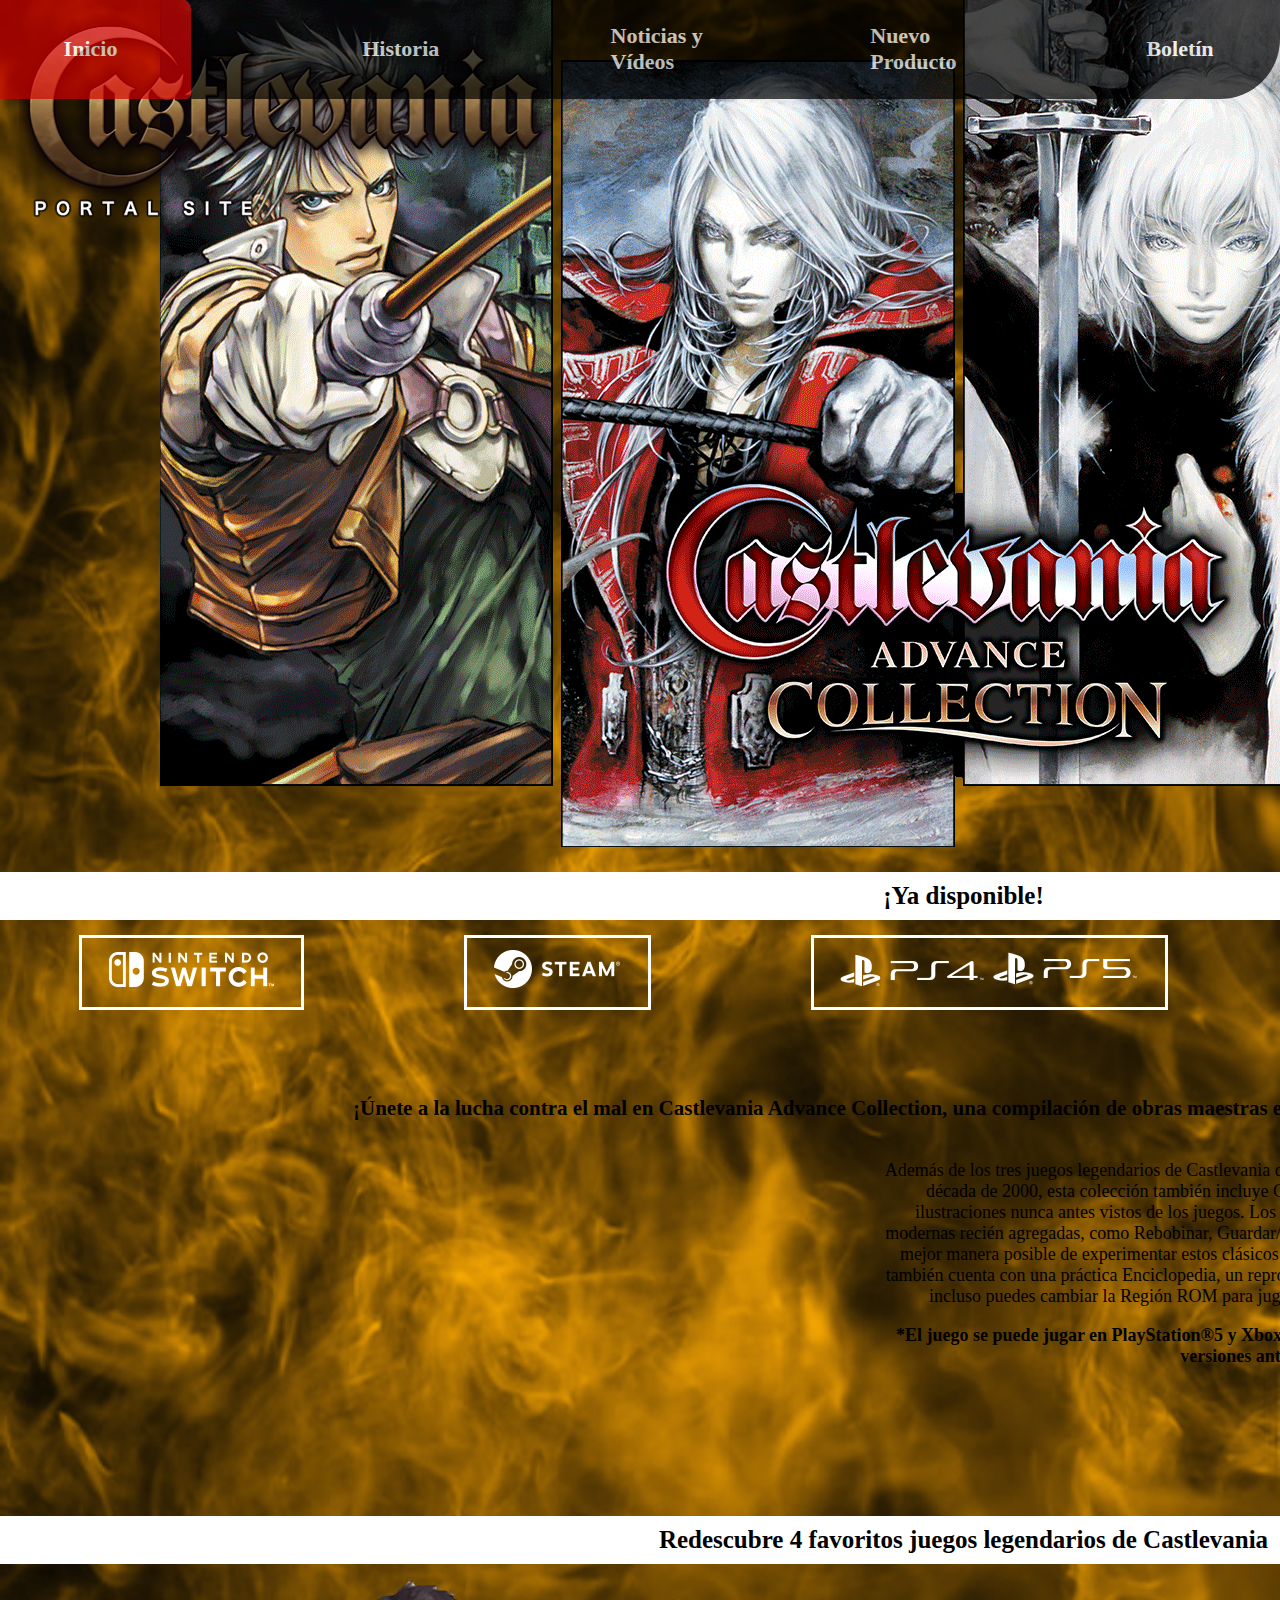
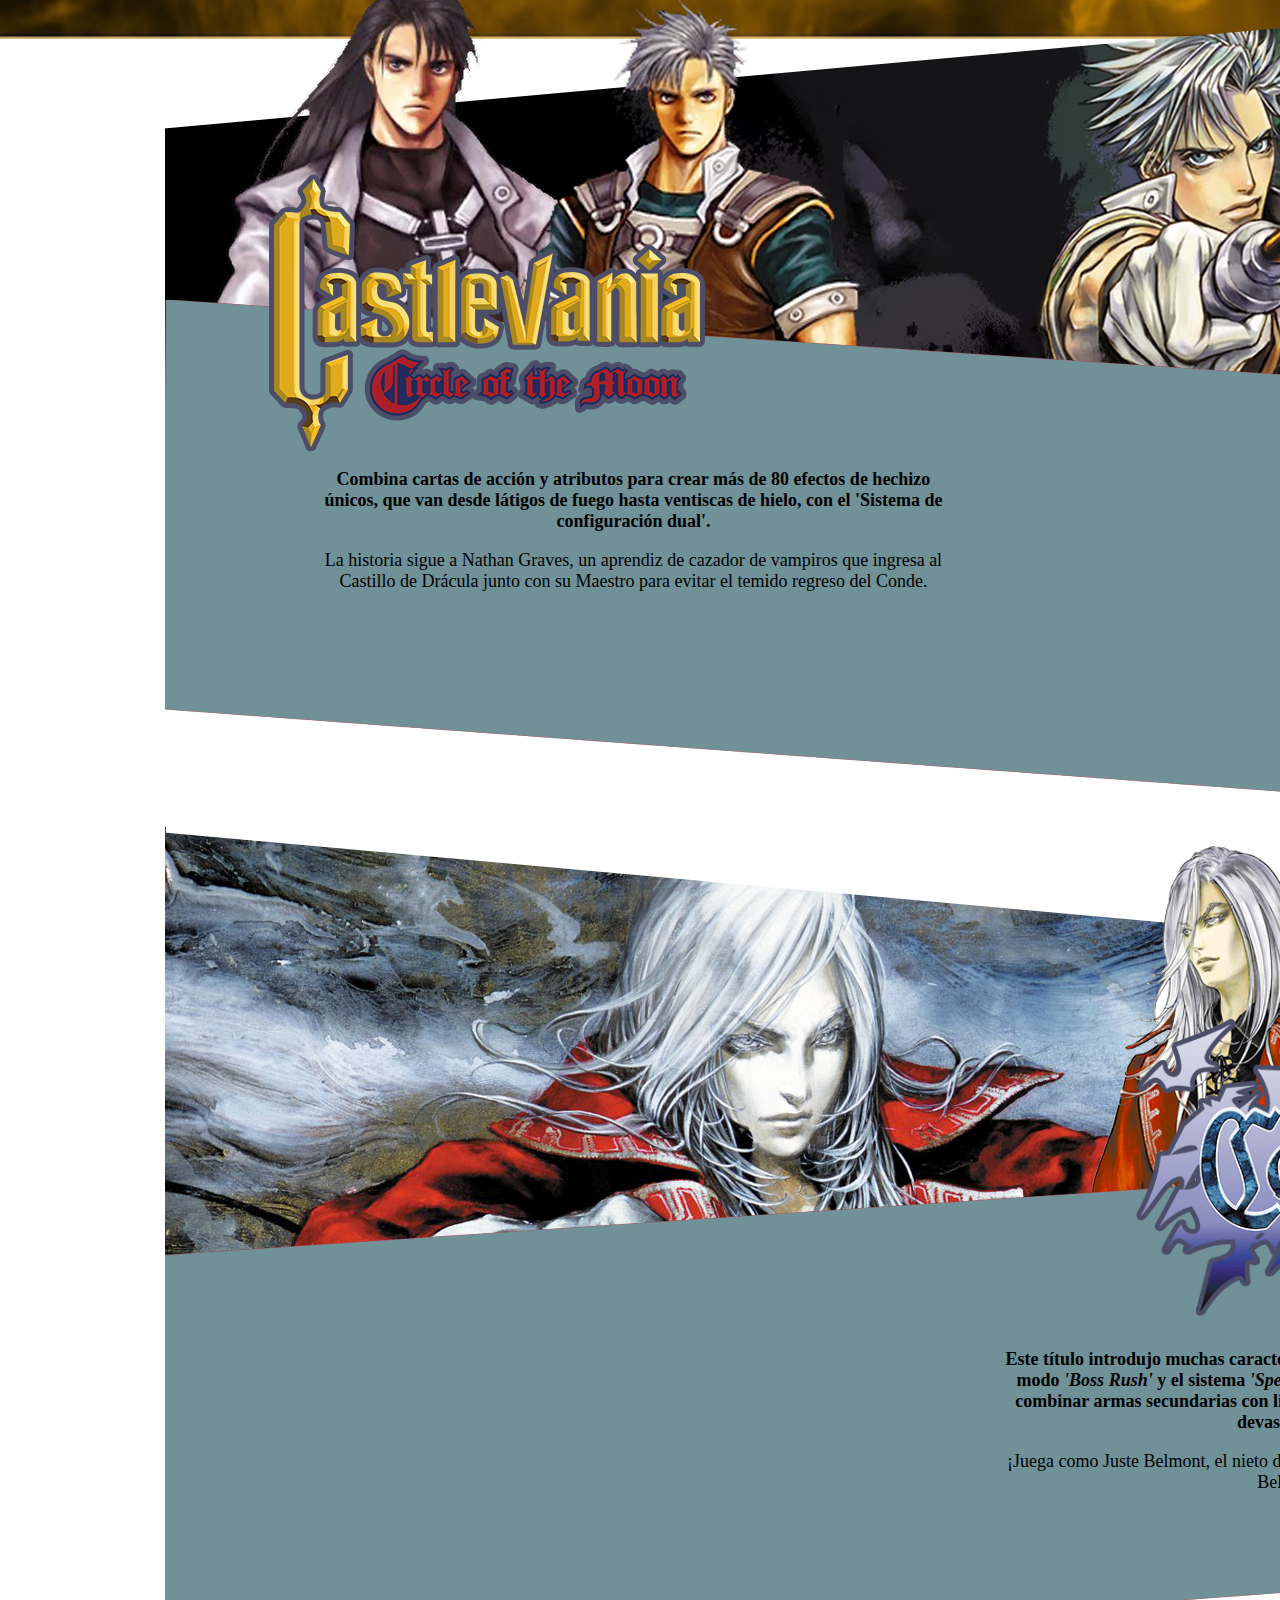
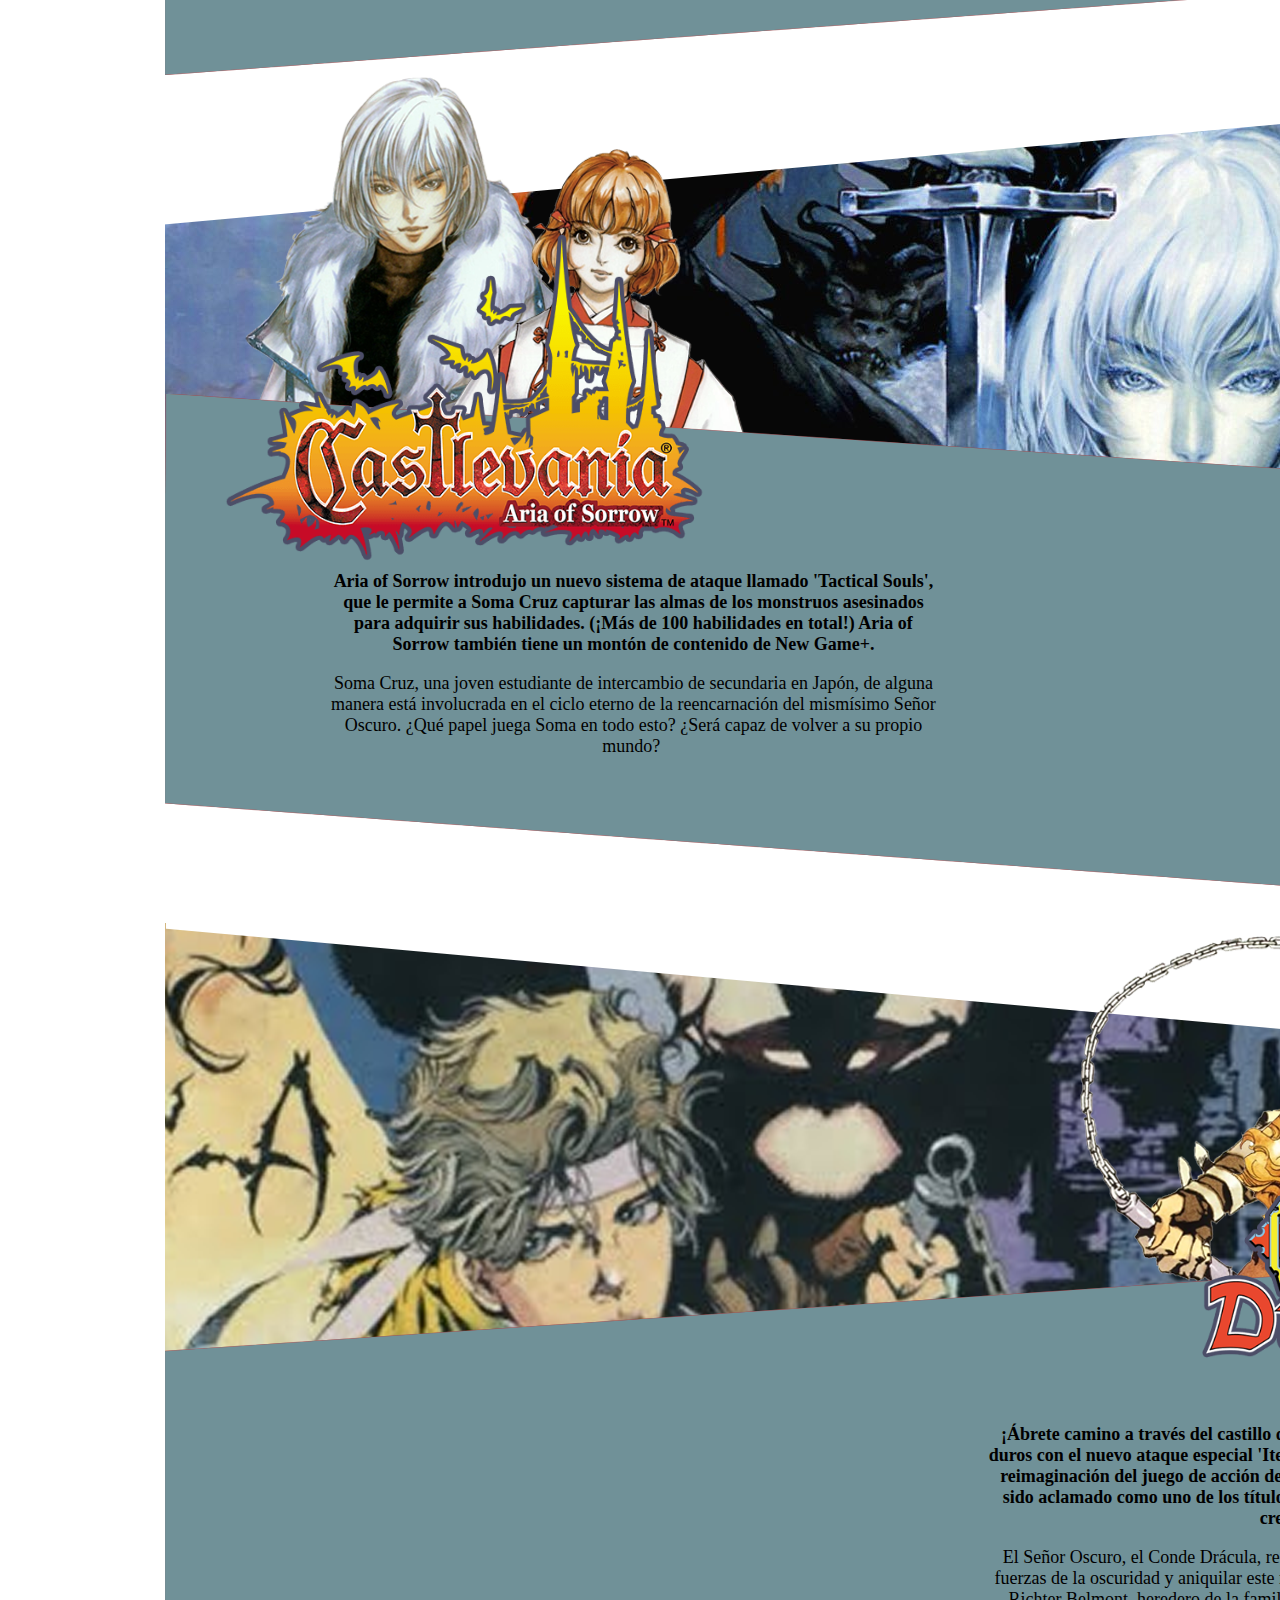
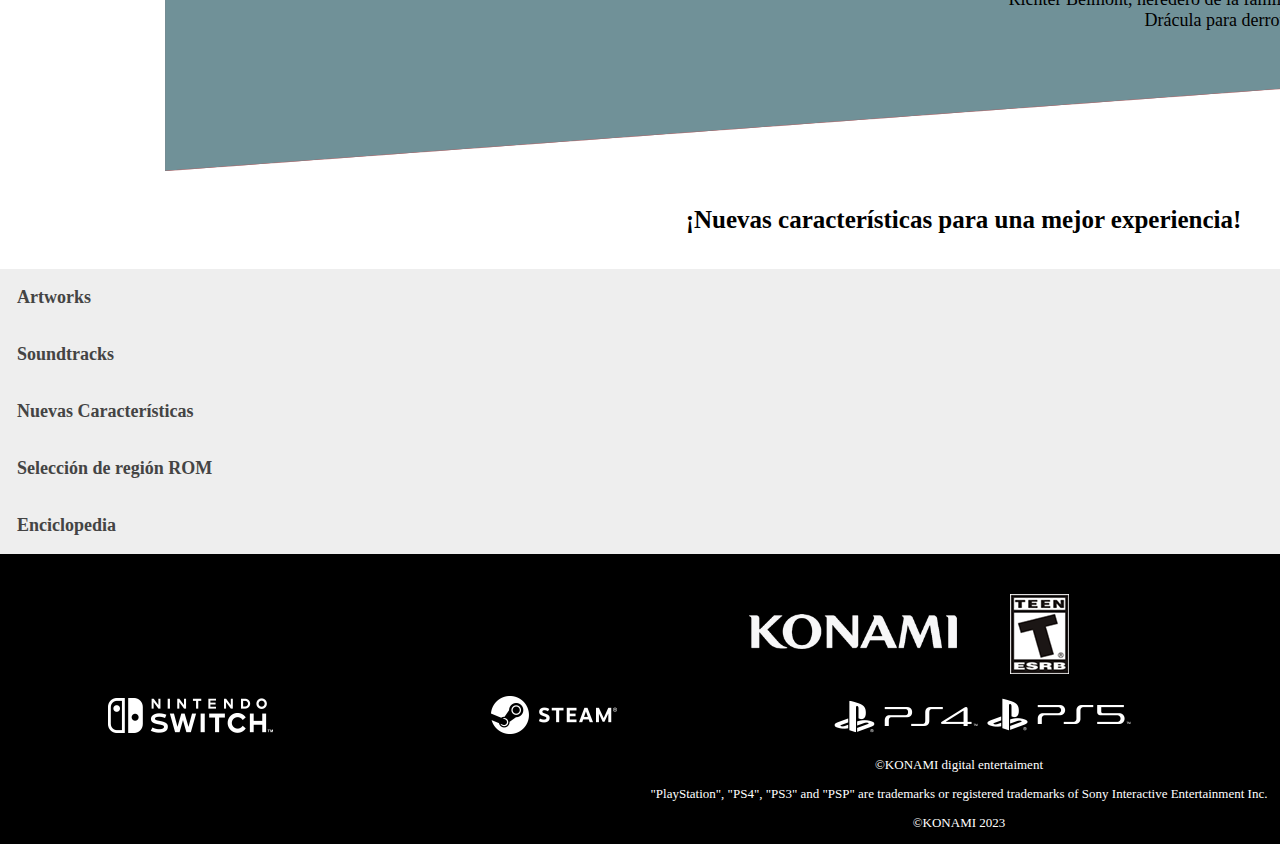
<file: Nuevo Producto.html>
<!doctype html>
<html>
<head>
<meta charset="utf-8">
<title>KONAMI: Castlevania Website- Nuevo Producto</title>
<link href="css/Style_NuevoProducto.css" rel="stylesheet" type="text/css">
</head>
<!-- Carga los archivos CSS de Bootstrap 5 -->
<body>
	<header>	
  <section class="home_historia"> 
	  <nav>
		  <a href="index.html"> <img src="images/logo_dracula_pc_en.png" alt="" width="550" height="210" class="LogoCastlevania"/> </a>
    <div class="BarraNavegacion">
	  	<a href="Index.html"> Inicio</a> 
		<a href="Historia.html"> Historia</a> 
		<a href="Noticias y Videos.html"> Noticias y Vídeos</a> 
		<a href="Nuevo Producto.html"> Nuevo Producto</a> <a href="Boletín.html"> Boletín </a> </div>
  </nav> 
	</section>
</header>


<main>
	<div class="información">¡Ya disponible! </div>
	 <div class="consolas"> <a href="https://www.nintendo.com/store/products/castlevania-advance-collection-switch/" target="_blank"><img src="images/logo_switch.png" alt="" width="189" height="55"/></a> <a href="https://store.steampowered.com/app/1552550/Castlevania_Advance_Collection/?utm_source=kde&utm_medium=officialsite&utm_campaign=castlevania_advance_collection" target="_blank"><img src="images/logo_steam.png" alt="" width="151" height="55"/></a> <a href="https://store.playstation.com/en-us/product/UP0101-CUSA28029_00-CASTLEVANIAGAMES/" target="_blank"><img src="images/logo_ps.png" width="321" height="55" alt=""/></a> <a href="https://www.xbox.com/es-mx/games/store/castlevania-advance-collection/9mxw6jmgncxw?rtc=1" target="_blank"><img src="images/logo_xbox.png" width="484" height="55" alt=""/></a></div>
<section class="Primersection">
		<div> 
			<p class="DecripciónSección">
			¡Únete a la lucha contra el mal en Castlevania Advance Collection, una compilación de obras maestras eternas de acción y exploración!&nbsp;</p>
		</div>
	<section class="sectioncentrado">
			<div> <iframe src="https://www.youtube.com/embed/fXVARrPgGDM" width="560" height="315" frameborder="0" class="videoflotanteizquierdo" title="YouTube video player" allow="accelerometer; autoplay; clipboard-write; encrypted-media; gyroscope; picture-in-picture; web-share" allowfullscreen></iframe>
			</div>
		<div class="fondoBlanco">
		  <p class="ParrafosInformación">
			  Además de los tres juegos legendarios de Castlevania que se lanzaron por primera vez a principios de la década de 2000, esta colección también incluye Castlevania: <b>Dracula X</b> y algunos bocetos e ilustraciones nunca antes vistos de los juegos. 
			  
			  Los cuatro juegos están mejorados con funciones modernas recién agregadas, como Rebobinar, Guardar/Cargar y Reproducir, ¡lo que hace que esta sea la mejor manera posible de experimentar estos clásicos o descubrirlos por primera vez! Esta colección también cuenta con una práctica Enciclopedia, un reproductor de música con todas las bandas sonoras e incluso puedes cambiar la Región ROM para jugar todos los juegos en diferentes versiones.</p>
			<p class="ParrafosInformación"><b>*El juego se puede jugar en PlayStation®5 y Xbox Series X|S a través de la compatibilidad con versiones anteriores.</b></p>
        </div>
		</section>
</section>
		<div class="información">Redescubre 4 favoritos  juegos legendarios de Castlevania </div>	
		
	
		<section class="CircleOfMoon">
		    <div>
				<img src="images/logo_CircleOfTheMoon.png" alt="" width="622" height="280" class="imágenesLogotipoIzquierdo"/>
			</div>
			<section class="sectioncentrado">
				<div>
				<p class="ParrafosInformación divTercios">
				<b>Combina cartas de acción y atributos para crear más de 80 efectos de hechizo únicos, que van desde látigos de fuego hasta ventiscas de hielo, con el 'Sistema de configuración dual'. </b></p>
					
				<p class="ParrafosInformación divTercios">La historia sigue a Nathan Graves, un aprendiz de cazador de vampiros que ingresa al Castillo de Drácula junto con su Maestro para evitar el temido regreso del Conde.
				</p>
					</div>
					<div><iframe src="https://www.youtube.com/embed/dXkA6RGW0l8" width="560" height="315" frameborder="0" class="video_derecho" title="YouTube video player" allow="accelerometer; autoplay; clipboard-write; encrypted-media; gyroscope; picture-in-picture; web-share" allowfullscreen></iframe></div>
			</section>
		</section>
	<section class="Harmony_Dissonance">
		    <div>
				<img src="images/logo_HarmonyOfDissonance.png" alt="" width="570px" height="auto" class="ImágenesLogotipoDerecho LogoHarmony"/>
			</div>
			<section class="sectioncentrado">
				<div><iframe class="video_izquierdo" width="560" height="315" src="https://www.youtube.com/embed/wmZF2C1MmbM" title="YouTube video player" frameborder="0" allow="accelerometer; autoplay; clipboard-write; encrypted-media; gyroscope; picture-in-picture; web-share" allowfullscreen></iframe></div>
				<div>
				<p class="ParrafosInformación divTercios">
				<b>Este título introdujo muchas características nuevas a la franquicia, como el modo <i>'Boss Rush'</i> y el sistema <i>'Spell Fusion'</i> que permite a los jugadores combinar armas secundarias con libros de hechizos para lanzar hechizos devastadores. &nbsp; </b></p>
					
				<p class="ParrafosInformación divTercios">¡Juega como Juste Belmont, el nieto del legendario cazador de vampiros Simon Belmont!&nbsp;
				</p>
				</div>
			</section>
	</section>
	<section class="Aria_sorrow">
		    <div>
				<img src="images/logo_AriaOfSorrow.png" alt="" class="imágenesLogotipoIzquierdo LogoAriaSorrow"/>
			</div>
			<section class="sectioncentrado">
				<div class="párrafoAriaSorrow">
				<p class="ParrafosInformación divTercios">
				<b>Aria of Sorrow introdujo un nuevo sistema de ataque llamado 'Tactical Souls', que le permite a Soma Cruz capturar las almas de los monstruos asesinados para adquirir sus habilidades. (¡Más de 100 habilidades en total!) Aria of Sorrow también tiene un montón de contenido de New Game+. </b></p>
					
				<p class="ParrafosInformación divTercios">Soma Cruz, una joven estudiante de intercambio de secundaria en Japón, de alguna manera está involucrada en el ciclo eterno de la reencarnación del mismísimo Señor Oscuro. ¿Qué papel juega Soma en todo esto? ¿Será capaz de volver a su propio mundo?&nbsp;
				</p>
					</div>
					<div><iframe width="560" height="315" src="https://www.youtube.com/embed/PKZWrHU8hhA" title="YouTube video player" class="video_derecho video_AriaSorrow" frameborder="0" allow="accelerometer; autoplay; clipboard-write; encrypted-media; gyroscope; picture-in-picture; web-share" allowfullscreen></iframe></div>
			</section>
		</section>
	<section class="Vampire_kiss">
		    <div>
				<img src="images/logo_DráculaX.png" alt="" width="450" height="auto" class="ImágenesLogotipoDerecho LogoDracX"/>
			</div>
			<section class="sectioncentrado">
				<div><iframe class="video_izquierdo videoDracX" width="560" height="315" src="https://www.youtube.com/embed/r-hN1UvSJm8" title="YouTube video player" frameborder="0" allow="accelerometer; autoplay; clipboard-write; encrypted-media; gyroscope; picture-in-picture; web-share" allowfullscreen></iframe></div>
				<div class="párrafoDráculaX">
				<p class="ParrafosInformación divTercios">
				<b>¡Ábrete camino a través del castillo de Drácula y derrota a los enemigos más duros con el nuevo ataque especial 'Item Crash'! Castlevania: Dracula X es una reimaginación del juego de acción de culto Castlevania: Rondo of Blood y ha sido aclamado como uno de los títulos de Castlevania más desafiantes jamás creados.&nbsp; </b></p>
					
				<p class="ParrafosInformación divTercios">El Señor Oscuro, el Conde Drácula, resucita de entre los muertos para revivir las fuerzas de la oscuridad y aniquilar este mundo corrompido y crear uno nuevo. Eres Richter Belmont, heredero de la familia Belmont, y partiste hacia el Castillo de Drácula para derrotar a su malvado amo.&nbsp;
				</p>
					</div>
			</section>
		</section>
		<div> <p class="información">¡Nuevas características para una mejor experiencia!</p> 
		</div>
	
<section>
	<button class="accordion">Artworks</button>
<div class="panel">
		<section class="sectioncentrado">
  <p class="ParrafosInformación">Explore los escaneos de los diseños de los paquetes originales y descubra increíbles obras de arte nunca antes mostradas al público.</p>
	<img src="images/img_Art.png" width="1200" height="auto" alt=""/> 
		</section>
</div>


<button class="accordion">Soundtracks</button>
<div class="panel">
  <section class="sectioncentrado">
  <p class="ParrafosInformación">Escuche cualquiera de las cuatro bandas sonoras completas cuando lo desee.
¡Incluso puedes crear tus propias listas de reproducción!</p>
	<img src="images/music_playlist.jpg" width="1200" height="auto" alt=""/> 
		</section>
</div>

<button class="accordion">Nuevas Características</button>
<div class="panel">
  <section class="sectioncentrado">
  <p class="ParrafosInformación">Nuevas funciones de 'Calidad de vida': rebobinado y guardado rápido</p>
	<img src="images/rewind.jpg" width="600" height="auto" alt=""/> <img src="images/save_en-us.jpg" width="600" height="auto" alt=""/> 
	</section>
</div>
	
	<button class="accordion">Selección de región ROM</button>
<div class="panel">
	<section class="sectioncentrado">
  <p class="ParrafosInformación">Selección de región de ROM: puedes elegir entre las versiones japonesa, americana y europea para cada juego.</p>
	<img src="images/rom1.jpg" width="350" height="auto" alt=""/> <img src="images/rom2.jpg" width="350" height="auto" alt=""/> <img src="images/rom3.jpg" width="350" height="auto" alt=""/> 
		</section>
	</div>
	
	<button class="accordion">Enciclopedia</button>
<div class="panel">
  <section class="sectioncentrado">
  <p class="ParrafosInformación">¡La información detallada sobre los enemigos, el sistema 'DSS', el sistema 'Tactical Soul' y el sistema 'Spell Fusion' te ayudarán a dominar verdaderamente el sistema de combate único de cada juego!</p>
	<img src="images/enc_dss_en-us.jpg" width="350" height="auto" alt=""/> <img src="images/enc_soull_en-us.jpg" width="350" height="auto" alt=""/> <img src="images/enc_spell_en-us.jpg" width="350" height="auto" alt=""/> 
		</section>
</div>
</section>
	</main>
	<footer>
 <section>
		<div class="footerkonami"><img src="images/Konami_Logo.png" alt="" width="211" height="35" class="footerkonami logoKonami"/> <img src="images/T(m).png" alt="" width="59" height="80" class="footerkonami teen"/></div>
    <div class="consolas"> <img src="images/logo_switch.png" alt="" width="189" height="55"/> <img src="images/logo_steam.png" alt="" width="151" height="55"/> <img src="images/logo_ps.png" width="321" height="55" alt=""/> <img src="images/logo_xbox.png" width="484" height="55" alt=""/></div>
    <p>©KONAMI digital entertaiment</p>
    <p>"PlayStation", "PS4", "PS3" and "PSP" are trademarks or registered trademarks of Sony Interactive Entertainment Inc.</p>
<p>©KONAMI 2023</p>
  </section>
	</footer>
	
	<script>
var acc = document.getElementsByClassName("accordion");
var i;

for (i = 0; i < acc.length; i++) {
  acc[i].addEventListener("click", function() {
    this.classList.toggle("active");
    var panel = this.nextElementSibling;
    if (panel.style.display === "block") {
      panel.style.display = "none";
    } else {
      panel.style.display = "block";
    }
  });
}
</script>
</body>
</html>
</file>
<file: css/Style_Noticias.css>
@charset "utf-8";
body {
    background-image: url(../images/Fondo_humo_rojo.jpg);
    background-repeat: no-repeat;
    background-size: cover;
    background-attachment: fixed;
    background-position: center;
    width: 1920px;
	}
.home_historia {
    width: 100%;
    height: 100%;
    background-image: url("../images/Banner_Noticias.jpg");
    margin-left: -9px;
    margin-top: -9px;
}
.LogoCastlevania {

    margin-top: 15px;
    margin-left: 20px;
}

.BarraNavegacion {
    background-color: #000000;
    width: 1340px;
    height: 100px;
    border-bottom-left-radius: 60px;
    border-bottom-right-radius: 60px;
    display: flex;
    position: fixed;
    justify-content: space-between;
    -moz-box-sizing: content-box;
    box-sizing: content-box;
    right: 0px;
    opacity: 0.7;
    float: right;
    margin-top: -228px;
    margin-right: 0px;
}

nav .BarraNavegacion a {
    width: 100px;
    height: 100%;
    font-family: Lora;
    text-decoration: none;
    color: #FFFFFF;
    font-weight: bolder;
    font-size: 22px;
    display: flex;
    align-items: center;
    justify-content:space-around;
    margin-right: 50px;
    margin-left: 50px;
    margin-bottom: 50px;
}

nav .BarraNavegacion a:hover {
    background: #d40000;
	width: 15%;
    color: #ffffff;
    border-radius: 5px 10px;	
	transition: all 0.5s ease;
}
body header {
    height: 500px;
    width: 1920px;
}
body footer section {
    width: 1920px;
    height: auto;
    background-color: #000000;
}
body footer section {
	display: inline-block;
    margin-left: -9px;
}

.footerkonami {
    display: flex;
    margin-right: 50px;
    justify-content: center;
    margin-top: 20px;
}
.logoKonami {
    margin-top: 40px;
}
.consolas {
    display: flex;
    justify-content: space-around;
    margin-top: 15px;
}
.TablaNoticias {
    font-family: "Lora";
    font-weight: 600;
	background-color: var(--dt-backround-color-container);
	border-radius: var(--dt-border-radius);
	
}

footer section p {
    color: #FFFFFF;
    font-family: Lora;
    font-weight: 100;
    text-align: center;
    font-size: small;
}
.TablaFlex {
    display: flex;
    flex-wrap: wrap;
}
.PáginaTabla {
    width: 20px;
    text-align: center;
    text-decoration: none;
    list-style-type: none;
    display: block;
}
.SeccionesTabla {
    display: inline-block;

}
.secciones {
    display: inline-block;
    margin-left: 35px;
    width: 150px;
    padding-top: 10px;
    padding-bottom: 10px;
    position: static;
    margin-top: 20px;
    border-radius: 12px;
    margin-bottom: 15px;
    border: medium solid #D40000;
	
}
.Actualización {
    width: 100px;
    display: block;
    border-radius: 12px;
    background-color: #3BC553;
    text-align: center;
    font-family: lora;
    font-weight: bolder;
    font-size: 12px;
    color: #000000;
    margin-right: 40px;
    margin-bottom: 20px;
    margin-top: 18px;
}
.Evento {
    width: 70px;
    display: block;
    border-radius: 12px;
    text-align: center;
    background-color: #1A8DEB;
    font-family: lora;
    font-weight: bolder;
    font-size: small;
    color: #000000;
    margin-right: 40px;
    margin-bottom: 20px;
    margin-top: 18px;
}
.Noticia {
    width: 60px;
    background-color: #D40000;
    display: block;
    text-align: center;
    font-family: lora;
    font-weight: bolder;
    font-size: small;
    border-radius: 12px;
    color: #000000;
    margin-right: 40px;
    margin-bottom: 20px;
    margin-top: 18px;
}
tbody {
    display: block;
    margin-left: 30px;
}

body main {
    padding-top: 15px;
    display: block;
    margin-top: -16px;
    margin-left: -9px;
    padding-left: 20px;
}

.datatable-container{
    background-color: #2a3338;
    font-family: Lora;
    font-size: 15px;
    color: white;
    width: 1200px;
    margin-top: 40px;
    margin-right: auto;
    margin-left: auto;
    margin-bottom: 40px;
    border-radius: 50px;
 }

.header-tools{
    width: 100%;
    display: inline-block;
    padding-top: 25px;
    padding-left: 60px;
    padding-bottom: 25px;
    border-collapse: collapse;
}
 .header-tools div {
    font-weight: 100;
    font-size: 20px;
    width: 15%;
    text-align: center;
    padding: 10px;
    display: inline-block;
    border: thin solid #FFFFFF;
    border-collapse: collapse;
}

.header-tools div:hover{
    background: #3282b8;
    border-collapse: collapse;
}

.datatable {
    padding-top: 20px;
    padding-right: 20px;
    padding-bottom: 20px;
    width: 100%;
    margin-left: auto;
    margin-right: auto;
    border-collapse: collapse;
    display: inline-block;
}

.datatable tr td{
    padding-top: 10px;
    padding-bottom: 10px;
    padding-right: 20px;
    padding-left: 20px;
    display: block;
    text-decoration: none;
 }
.datatable tr {
    display: flex;
    justify-content: space-around;
    margin-top: auto;
    margin-bottom: auto;
    width: 100%;
}


.datatable tr:hover {
	background: #3282b8;
}
.datatable tr:nth-child(even):hover{
	background: #3282b8;
}

.datatable tr:nth-child(even){
	background: rgb(61,68,73);

}


.active{
    background-color: #3282b8;
}

.footer-tools {
    align-items: baseline;
    width: 100%;
    margin-left: auto;
    margin-right: auto;
    display: flex;
    justify-content: center;
    color: #FFFFFF;
}

.footer-tools ul {
    width: 50%;
    display: flex;
    list-style-type: none;
    padding-left: 0px;
    margin-left: -40px;
    color: #FFFFFF;
}

.footer-tools li button {
    font-weight: bold;
    text-align: center;
    background: transparent;
    border-style: none;
    color: white;
    margin-left: 7px;
    margin-right: 7px;
}

.footer-tools li button:hover{
    background-color: #3282B8;
    border-style: none;
}
.Primer-td {
    display: block;
    height: 100%;
    margin-top: auto;
    margin-bottom: auto;
    text-decoration: none;
}
.Prueba {
    color: #FFB109;
}
.info-tabla {
    font-size: 12px;
    font-weight: bolder;
}
.Detalles {
    color: #FFFFFF;
	text-decoration: none;
}
.Detalles:hover {
color: #d40000;
	transition-duration: .4s;
}
</file>
<file: css/Style_Boletín.css>
@charset "utf-8";
@import url("Style_Boletín.css");
.LogoCastlevania {

    margin-top: 15px;
    margin-left: 20px;
}

.BarraNavegacion {
    background-color: #000000;
    width: 1340px;
    height: 100px;
    border-bottom-left-radius: 60px;
    border-bottom-right-radius: 60px;
    display: flex;
    position: fixed;
    justify-content: space-between;
    -moz-box-sizing: content-box;
    box-sizing: content-box;
    right: 0px;
    opacity: 0.7;
    float: right;
    margin-top: -228px;
    margin-right: 0px;
}


nav .BarraNavegacion a {
    width: 100px;
    height: 100%;
    font-family: Lora;
    text-decoration: none;
    color: #FFFFFF;
    font-weight: bolder;
    font-size: 22px;
    display: flex;
    align-items: center;
    justify-content:space-around;
    margin-right: 50px;
    margin-left: 50px;
    margin-bottom: 50px;
}
.SecciónFormulario {
    width: auto;
    height: auto;
    border-radius: 60px;
    background-color: #FFFFFF;
    opacity: 0.8;
    padding-top: 80px;
    padding-right: 80px;
    padding-left: 80px;
    padding-bottom: 80px;
    font-family: lora;
	box-shadow: 10px 10px 40px #000000;
}

.SecciónFormulario h3{
    font-size: 30px;
}

.controls{
    background: #ffffff;
    padding: 10px;
    border-radius: 4px;
    margin-bottom: 20px;
    display: block;
	font-family: lora;
	font-size: 18px;
}
.SecciónFormulario a{
	text-decoration: none;
	color: #000000;
}

p a:hover{
	text-decoration: underline;
}
	a{
	text-decoration: none;
}


nav .BarraNavegacion a:hover {
    background: #d40000;
	width: 15%;
    color: #ffffff;
    border-radius: 5px 10px;	
	transition: all 0.5s ease;
}

.ParrafosInformación {
    width: 80%;
    font-family: Lora;
    font-style: normal;
    font-size: 18px;
    text-align: left;
    color: #FFFFFF;
    margin-left: auto;
	margin-right: auto;}
.banner  {
    width: 500px;
    font-family: constantia;
    font-weight: bolder;
    font-size: 45px;
    color: #FFFFFF;
    padding-left: 30px;
    background-color: #000000;
    padding-right: 30px;
    padding-bottom: 20px;
    opacity: 0.7;
    padding-top: 20px;
    margin-top: 3%;
    text-align: center;
    margin-left: 0px;
}
body footer section {
    width: 1920px;
    height: auto;
	background-color: #000000;
}
	
	.BotonMostrarMas {
    width: 200px;
    height: 70px;
    border-radius: 40px;
    font-family: Lora;
    font-weight: bolder;
    font-size: 20px;
    border: medium solid #D40000;
    margin-left: auto;
    display: block;
    margin-right: auto;
    margin-top: 25px;
	text-decoration: none;
}
.BotonMostrarMas:hover {
    background-color: #D40000;
    color: #FFFFFF;
}
	
body footer section {
	display: inline-block;
    margin-left: -9px;
}
.footerkonami {
    display: flex;
    margin-right: 50px;
    justify-content: center;
    margin-top: 20px;
}
.logoKonami {
    margin-top: 40px;
}
.consolas {
    display: flex;
    justify-content: space-around;
    margin-top: 15px;
}
.flex_container {
    display: flex;
    justify-content: space-around;
    padding-top: 40px;
	
}
.boton_confirmación {
    width: 30%;
    margin-left: auto;
    margin-right: auto;

}

footer section p {
    color: #FFFFFF;
    font-family: Lora;
    font-weight: 100;
    text-align: center;
    font-size: small;
}

.fondo-formulario {
    width: 1920px;
    height: 1080px;
    background-image: url(../images/Castillo.jpg);
    background-attachment: scroll;
    background-repeat: no-repeat;
    background-size: cover;
}
.información {
    color: #000000;
    font-family: Lora;
    font-style: normal;
    font-weight: bolder;
    background-color: #FFFFFF;
    display: block;
    text-align: center;
    font-size: 21px;
}

body {
    width: 1920px;
}
body header {
    margin-top: -9px;
    margin-left: -9px;
}
.Gratula {
    width: 80%;
    height: auto;
    font-family: constantia;
    font-weight: bolder;
    font-size: 50px;
    color: #FFFFFF;
    background-color: #000000;
    display: block;
    margin-left: auto;
    padding: 40px;
    margin-right: auto;
    text-align: center;
    border-radius: 40px;
    opacity: 0.7;
}
</file>
<file: css/Style_Secundario.css>
body {
    width: 1920px;
    background-image: url(../images/Fondo_humo_negro.jpg);
    background-repeat: no-repeat;
    background-size: cover;
    background-attachment: fixed;
    background-position: center;	
}
.home_historia {
    width: 100%;
    height: 100%;
    background-image: url(../images/Home_historia.jpg);
    margin-left: -9px;
    margin-top: -9px;
}
body main section {
    width: 1400px;
    height: auto;
    display: flex;
    justify-content: space-around;
    flex-wrap: wrap;
    margin-left: auto;
    margin-right: auto;
    margin-top: 30px;
    margin-bottom: 30px;
	flex-direction: row;
}

.BotonMostrarMas {
    width: 200px;
    height: 70px;
    border-radius: 40px;
    font-family: Lora;
    font-weight: bolder;
    font-size: 20px;
    border: medium solid #D40000;
}
.BotonMostrarMas:hover {
    background-color: #D40000;
    color: #FFFFFF;
}

.hide{
    display: none;
}
.show{
    display: flex;
    width: 1400px;
    height: auto;
}


@media(max-width:300px){
}
main section div {
    width: 300px;
    height: auto;
    background-color: #CECECE;
    border-radius: 40px;
    margin-top: 100px;
    margin-bottom: 35px;
    -webkit-box-shadow: 0px 0px;
    box-shadow: 0px 0px;
    border-style: solid;
    border-color: #D75154;
    display: block;
    margin-left: auto;
    margin-right: auto;
}
.sectionhistory.ParrafosInformación {
}
body header image{
	width: 100%;
	height: auto;
}

body header {
    height: 500px;
    width: 1920px;
}


body footer section {
    width: 1920px;
    height: auto;
    background-color: #000000;
}

.LogoCastlevania {

    margin-top: 15px;
    margin-left: 20px;
}

body footer section {
	display: inline-block;
    margin-left: -9px;
}

.BarraNavegacion {
    background-color: #000000;
    width: 1340px;
    height: 100px;
    border-bottom-left-radius: 60px;
    border-bottom-right-radius: 60px;
    display: flex;
    position: fixed;
    justify-content: space-between;
    -moz-box-sizing: content-box;
    box-sizing: content-box;
    right: 0px;
    opacity: 0.7;
    float: right;
    margin-top: -229px;
    margin-right: 0px;
}

nav .BarraNavegacion a {
    width: 100px;
    height: 100%;
    font-family: Lora;
    text-decoration: none;
    color: #FFFFFF;
    font-weight: bolder;
    font-size: 22px;
    display: flex;
    align-items: center;
    justify-content:space-around;
    margin-right: 50px;
    margin-left: 50px;
    margin-bottom: 50px;
}

nav .BarraNavegacion a:hover {
    background: #d40000;
	width: 15%;
    color: #ffffff;
    border-radius: 5px 10px;	
	transition: all 0.5s ease;
}

.footerkonami {
    display: flex;
    margin-right: 50px;
    justify-content: center;
    margin-top: 20px;
}
.logoKonami {
    margin-top: 40px;
}
.consolas {
    display: flex;
    justify-content: space-around;
    margin-top: 15px;
}


.ParrafosInformación {
    width: 80%;
    font-family: Lora;
    font-style: normal;
    font-size: 18px;
    text-align: left;
    color: #FFFFFF;
    margin-left: auto;
    margin-right: auto;
}
.home_historia p {
    width: 280px;
    font-family: constantia;
    font-weight: bolder;
    font-size: 21px;
    color: #FFFFFF;
    padding-left: 170px;
    background-color: #000000;
    padding-right: 30px;
    padding-bottom: 20px;
    opacity: 0.7;
    padding-top: 20px;
    margin-top: 3%;
}

footer section p {
    color: #FFFFFF;
    font-family: Lora;
    font-weight: 100;
    text-align: center;
    font-size: small;
}


/* CSS Document */
.imagenLineaT {
    width: auto;
    padding-right: auto;
    padding-top: 0px;
    margin-top: -25%;
    display: block;
    margin-bottom: -13%;
    height: 170px;
    text-align: center;
    margin-left: auto;
    margin-right: auto;
}
section div h2 {
    color: #900E10;
    font-family: constantia;
    font-style: normal;
    font-weight: bolder;
    font-variant: normal;
    text-align: center;
    font-size: 50px;
}
h3 {
    color: #FFFFFF;
    font-family: constantia;
    font-size: 60px;
}

.TítulosJuegos {
    color: #000000;
    font-weight: bolder;
    text-align: center;
    font-size: 23px;
    margin-top: -7%;
}

.MasInfo {
    color: #000000;
    font-size: 18px;
    font-family: constantia;
    font-weight: bold;
    margin-left: 25px;
    text-decoration: none;
    margin-bottom: 20px;
    margin-top: -10px;
    display: block;
}

.MasInfo:hover{
	color: #d40000;
	transition-duration: .4s;
}
</file>
<file: css/Style_NuevoProducto.css>
@charset "utf-8";
body {
    background-image: url("../images/Fondo_humo_NuevoProducto.jpg");
    background-repeat: no-repeat;
    background-size: cover;
    background-attachment: fixed;
    background-position: center;
    width: 1920px;
	}
header {
    width: 1920px;
    height: 848px;
}
.home_historia {
    width: 1920px;
    height: 848px;
    background-image: url("../images/Castlevania_NuevoProducto.png");
	background-attachment:scroll;
	background-repeat: no-repeat;
	background-position: center;
    margin-left: -9px;
    margin-top: -9px;
}
.LogoCastlevania {

    margin-top: 15px;
    margin-left: 20px;
}

.BarraNavegacion {
    background-color: #000000;
    width: 1340px;
    height: 100px;
    border-bottom-left-radius: 60px;
    border-bottom-right-radius: 60px;
    display: flex;
    position: fixed;
    justify-content: space-between;
    -moz-box-sizing: content-box;
    box-sizing: content-box;
    right: 0px;
    opacity: 0.7;
    float: right;
    margin-top: -229px;
    margin-right: 0px;
    margin-left: 0px;
}

nav .BarraNavegacion a {
    width: 100px;
    height: 100%;
    font-family: Lora;
    text-decoration: none;
    color: #FFFFFF;
    font-weight: bolder;
    font-size: 22px;
    display: flex;
    align-items: center;
    justify-content:space-around;
    margin-right: 50px;
    margin-left: 50px;
    margin-bottom: 50px;
}

nav .BarraNavegacion a:hover {
    background: #d40000;
	width: 15%;
    color: #ffffff;
    border-radius: 5px 10px;	
	transition: all 0.5s ease;
}
body footer section {
    width: 1920px;
    height: auto;
	background-color: #000000; 
    display: inline-block;
	margin-left: -9px;}
.información {
    color: #000000;
    font-family: Lora;
    font-style: normal;
    font-weight: bolder;
    background-color: #FFFFFF;
    display: block;
    text-align: center;
    font-size: 25px;
    text-decoration: none;
    padding-top: 10px;
    padding-bottom: 10px;
    margin-top: 25px;
}
.Primersection {
    background-image: url(../images/Page_azul.jpg);
    background-attachment: fixed;
    background-repeat: no-repeat;
    background-size: cover;
    padding-bottom: 30px;
    padding-top: 30px;
    width: 1920px;	
}
.divdentrojuego {
    display: flex;
    justify-content: space-between;
}

main a{
    border: medium solid #FFFFFF;
    padding-top: 5px;
    padding-right: 15px;
    padding-left: 15px;
    padding-bottom: 5px;
    margin-bottom: 15px;
}
.secciones_acordeon {
    margin-bottom: 20px;
    padding-top: 20px;
    padding-bottom: 20px;
    display: block;
}

main a:hover{
    background-color: #D40000;	
}

.CircleOfMoon   {
    background-image: url(../images/Circle_Moon.jpg);
    background-repeat: no-repeat;
	background-position:center;
    width: 1598px;
    height: 848px;
    margin-top: 15px;
    margin-left: auto;
    margin-right: auto;
}

.DecripciónSección {
    color: #000000;
    font-family: Lora;
    font-weight: bolder;
    font-size: 21px;
    text-align: center;
    padding-top: 20px;
}
.ParrafosInformación {
    width: 80%;
    font-family: Lora;
    font-style: normal;
    font-size: 18px;
    text-align: center;
    color: #000000;
    margin-left: auto;
    margin-right: auto;
    font-weight: normal;
    display: block;
}
.divTercios {
    width: 100%;
}

.videoflotanteizquierdo {
    margin-right: 40px;

}
.footerkonami {
    display: flex;
    margin-right: 50px;
    justify-content: center;
    margin-top: 20px;
}

.accordion {
    background-color: #eee;
    color: #444;
    cursor: pointer;
    padding: 18px;
    width: 100%;
    border: none;
    text-align: left;
    outline: none;
    font-size: 18px;
    transition: 0.4s;
    font-family: lora;
    font-weight: bolder;
}

.active, .accordion:hover {
    background-color: #D40000;
    color: #FFFFFF;
}

.panel {
  padding: 0 18px;
  display: none;
  background-color: white;
  overflow: hidden;
}
.logoKonami {
    margin-top: 40px;
}
.consolas {
    display: flex;
    justify-content: space-around;
    margin-top: 15px;
}

footer section p {
    color: #FFFFFF;
    font-family: Lora;
    font-weight: 100;
    text-align: center;
    font-size: small;
}
.sectioncentrado {
    width: 80%;
    display: flex;
    margin-left: auto;
    margin-right: auto;
    justify-content: space-between;
}
.imágenesLogotipoIzquierdo {
    margin-top: 12%;
    float: left;
    height: auto;
}
.Harmony_Dissonance {
    background-image: url(../images/Harmony_Dissonance.png);
    background-repeat: no-repeat;
    background-position: center;
    width: 1598px;
    height: 848px;
	margin-left: auto;
    margin-right: auto;
}
.Aria_sorrow {
    width: 1598px;
    height: 848px;
    background-image: url(../images/Aria_Sorrow.png);
    background-repeat: no-repeat;
	background-position:center;
	margin-left: auto;
	margin-right: auto;
}
.Vampire_kiss {
    width: 1598px;
    height: 848px;
    background-image: url(../images/Vampire_kiss.png);
	background-repeat: no-repeat;
	background-position: center;
	margin-left: auto;
	margin-right: auto;
}
.video_derecho {
    width: 560px;
    margin-left: 100px;
    margin-top: -35px;
}
.ImágenesLogotipoDerecho {
    margin-top: 15%;
    float: right;
    margin-right: 60px;
}
.video_izquierdo {
    margin-top: -60px;
    margin-right: 100px;
    display: inline-block;
}
.LogoAriaSorrow {
    width: 480px;
    margin-left: 60px;
    margin-top: 160px;
}
.LogoHarmony {
    margin-top: 190px;
}
.LogoDracX {
    margin-top: 258px;
    margin-right: 125px;
}
.videoDracX {
    margin-top: -105px;
}
.video_AriaSorrow {
    margin-top: -65px;
}
.párrafoAriaSorrow {
    margin-top: -16px;
}
.párrafoDráculaX {
    margin-top: -20px;

}
body main {
    margin-left: -9px;
}
</file>
